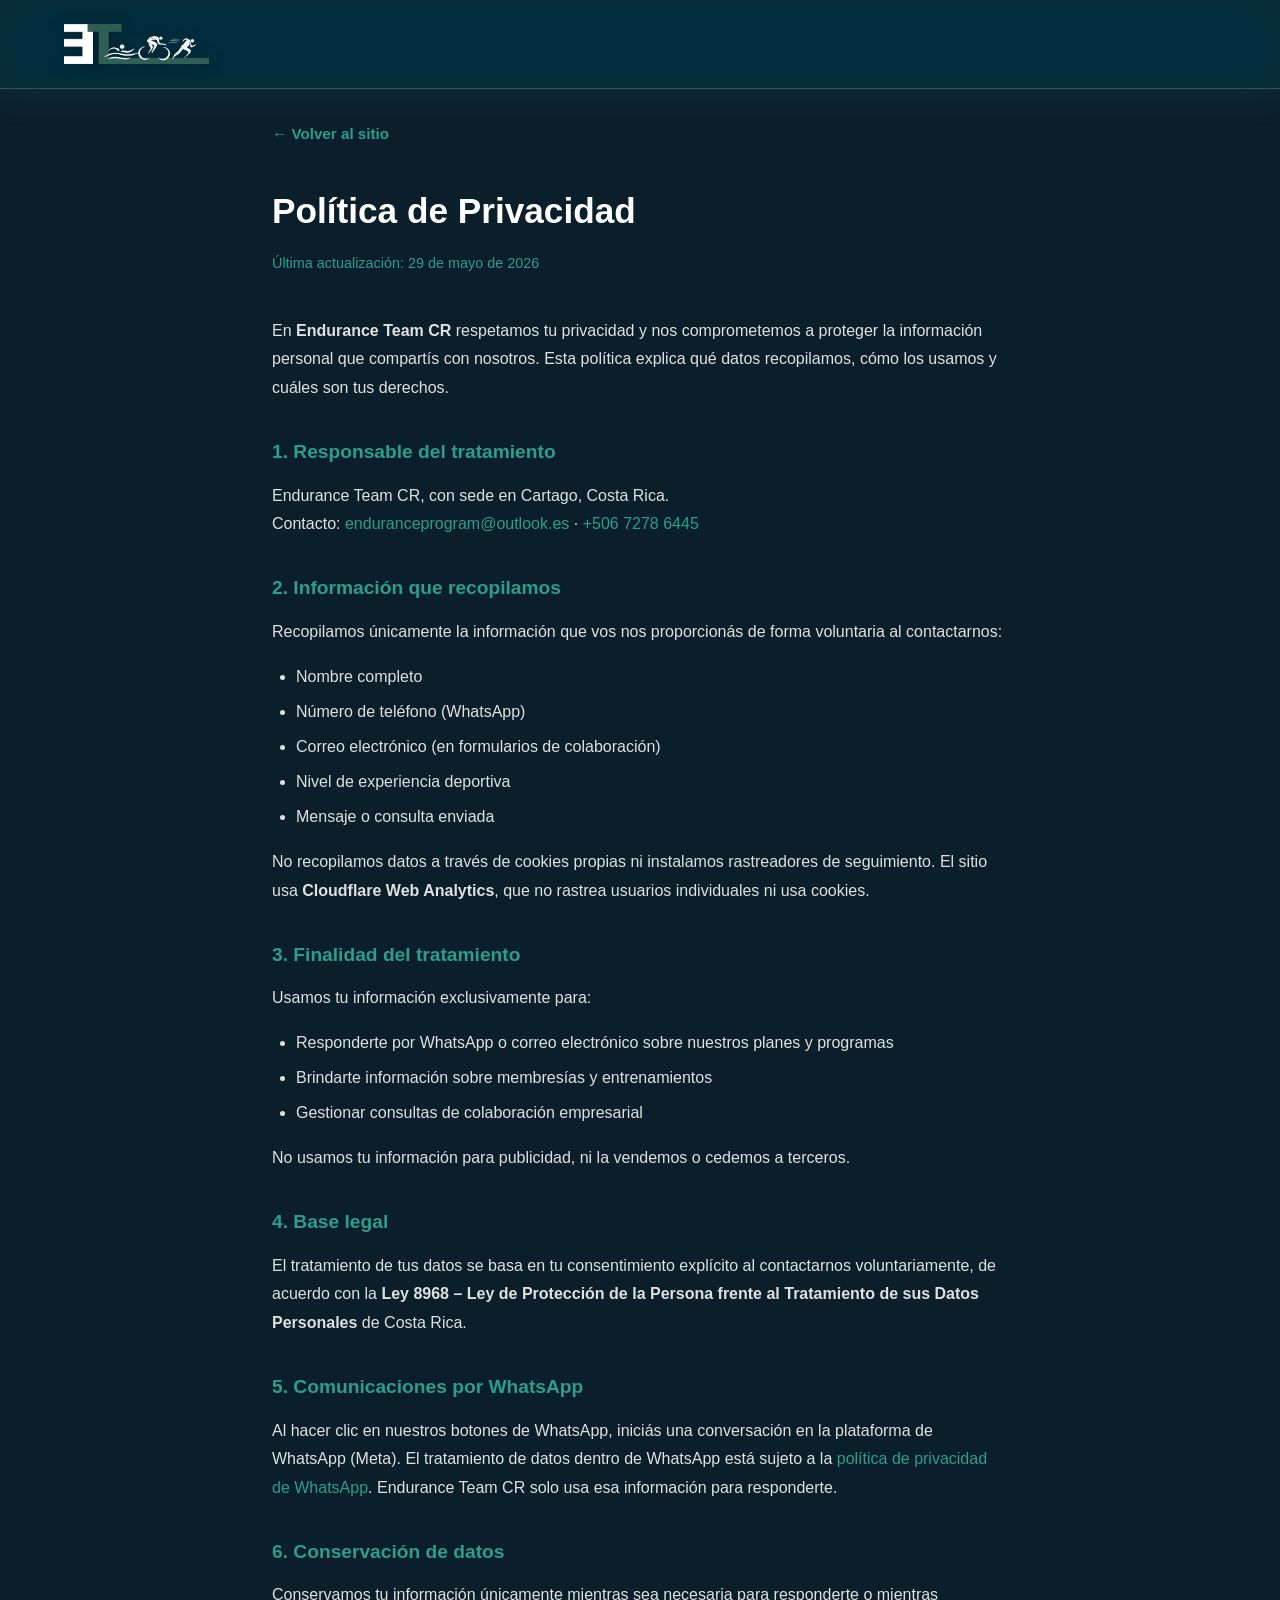
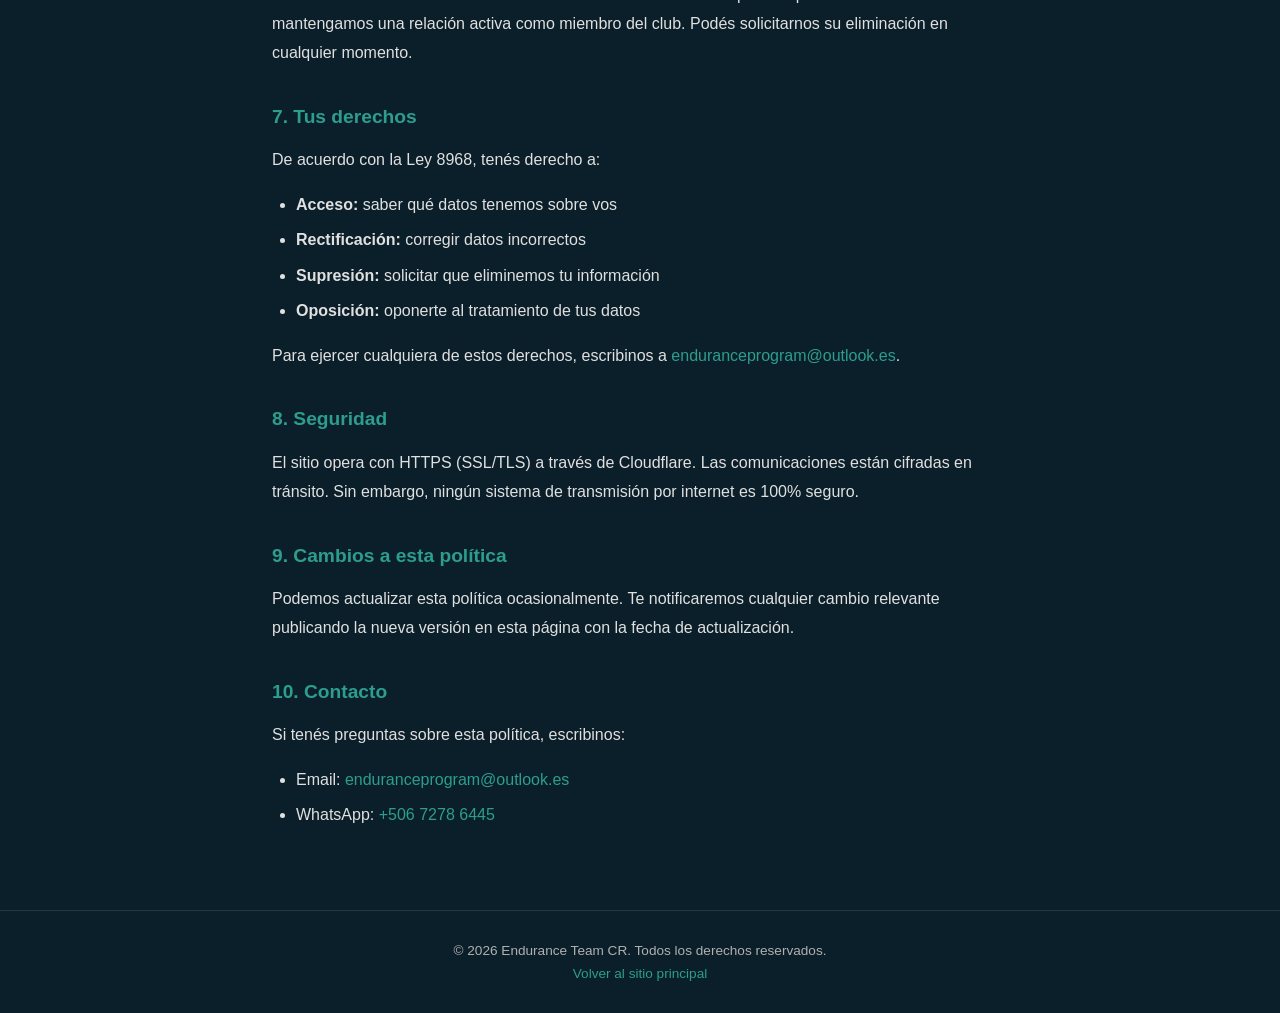
<file: privacidad.html>
<!DOCTYPE html>
<html lang="es">
<head>
  <meta charset="UTF-8">
  <meta name="viewport" content="width=device-width, initial-scale=1.0">
  <title>Política de Privacidad | Endurance Team CR</title>
  <meta name="description" content="Política de privacidad de Endurance Team CR. Conocé cómo manejamos tu información personal.">
  <meta name="robots" content="noindex, follow">
  <link rel="canonical" href="https://enduranceteamcr.com/privacidad.html">
  <link rel="icon" type="image/x-icon" href="/img/favicon.ico">
  <link rel="stylesheet" href="css/styles.css">
  <style>
    .privacy-page {
      max-width: 800px;
      margin: 0 auto;
      padding: 120px 2rem 4rem;
      color: #e0e0e0;
      line-height: 1.8;
    }
    .privacy-page h1 {
      font-size: 2.2rem;
      font-weight: 700;
      color: #ffffff;
      margin-bottom: 0.5rem;
    }
    .privacy-page .updated {
      color: #2D9D8D;
      font-size: 0.9rem;
      margin-bottom: 2.5rem;
    }
    .privacy-page h2 {
      font-size: 1.2rem;
      font-weight: 600;
      color: #2D9D8D;
      margin: 2rem 0 0.75rem;
    }
    .privacy-page p {
      margin-bottom: 1rem;
    }
    .privacy-page ul {
      padding-left: 1.5rem;
      margin-bottom: 1rem;
    }
    .privacy-page ul li {
      margin-bottom: 0.4rem;
    }
    .privacy-page a {
      color: #2D9D8D;
      text-decoration: none;
    }
    .privacy-page a:hover {
      text-decoration: underline;
    }
    .privacy-back {
      display: inline-flex;
      align-items: center;
      gap: 0.5rem;
      color: #2D9D8D;
      text-decoration: none;
      font-weight: 600;
      margin-bottom: 2rem;
      font-size: 0.95rem;
    }
    .privacy-back:hover { text-decoration: underline; }
  </style>
</head>
<body>

<header class="navbar scrolled">
  <div class="logo">
    <a href="index.html"><img src="img/logo2.png" alt="Endurance Team CR - Club de running y triatlón en Costa Rica" style="height:40px;"></a>
  </div>
</header>

<main class="privacy-page">
  <a href="index.html" class="privacy-back">← Volver al sitio</a>

  <h1>Política de Privacidad</h1>
  <p class="updated">Última actualización: 29 de mayo de 2026</p>

  <p>En <strong>Endurance Team CR</strong> respetamos tu privacidad y nos comprometemos a proteger la información personal que compartís con nosotros. Esta política explica qué datos recopilamos, cómo los usamos y cuáles son tus derechos.</p>

  <h2>1. Responsable del tratamiento</h2>
  <p>Endurance Team CR, con sede en Cartago, Costa Rica.<br>
  Contacto: <a href="mailto:enduranceprogram@outlook.es">enduranceprogram@outlook.es</a> · <a href="https://wa.me/50672786445">+506 7278 6445</a></p>

  <h2>2. Información que recopilamos</h2>
  <p>Recopilamos únicamente la información que vos nos proporcionás de forma voluntaria al contactarnos:</p>
  <ul>
    <li>Nombre completo</li>
    <li>Número de teléfono (WhatsApp)</li>
    <li>Correo electrónico (en formularios de colaboración)</li>
    <li>Nivel de experiencia deportiva</li>
    <li>Mensaje o consulta enviada</li>
  </ul>
  <p>No recopilamos datos a través de cookies propias ni instalamos rastreadores de seguimiento. El sitio usa <strong>Cloudflare Web Analytics</strong>, que no rastrea usuarios individuales ni usa cookies.</p>

  <h2>3. Finalidad del tratamiento</h2>
  <p>Usamos tu información exclusivamente para:</p>
  <ul>
    <li>Responderte por WhatsApp o correo electrónico sobre nuestros planes y programas</li>
    <li>Brindarte información sobre membresías y entrenamientos</li>
    <li>Gestionar consultas de colaboración empresarial</li>
  </ul>
  <p>No usamos tu información para publicidad, ni la vendemos o cedemos a terceros.</p>

  <h2>4. Base legal</h2>
  <p>El tratamiento de tus datos se basa en tu consentimiento explícito al contactarnos voluntariamente, de acuerdo con la <strong>Ley 8968 – Ley de Protección de la Persona frente al Tratamiento de sus Datos Personales</strong> de Costa Rica.</p>

  <h2>5. Comunicaciones por WhatsApp</h2>
  <p>Al hacer clic en nuestros botones de WhatsApp, iniciás una conversación en la plataforma de WhatsApp (Meta). El tratamiento de datos dentro de WhatsApp está sujeto a la <a href="https://www.whatsapp.com/legal/privacy-policy" target="_blank" rel="noopener">política de privacidad de WhatsApp</a>. Endurance Team CR solo usa esa información para responderte.</p>

  <h2>6. Conservación de datos</h2>
  <p>Conservamos tu información únicamente mientras sea necesaria para responderte o mientras mantengamos una relación activa como miembro del club. Podés solicitarnos su eliminación en cualquier momento.</p>

  <h2>7. Tus derechos</h2>
  <p>De acuerdo con la Ley 8968, tenés derecho a:</p>
  <ul>
    <li><strong>Acceso:</strong> saber qué datos tenemos sobre vos</li>
    <li><strong>Rectificación:</strong> corregir datos incorrectos</li>
    <li><strong>Supresión:</strong> solicitar que eliminemos tu información</li>
    <li><strong>Oposición:</strong> oponerte al tratamiento de tus datos</li>
  </ul>
  <p>Para ejercer cualquiera de estos derechos, escribinos a <a href="mailto:enduranceprogram@outlook.es">enduranceprogram@outlook.es</a>.</p>

  <h2>8. Seguridad</h2>
  <p>El sitio opera con HTTPS (SSL/TLS) a través de Cloudflare. Las comunicaciones están cifradas en tránsito. Sin embargo, ningún sistema de transmisión por internet es 100% seguro.</p>

  <h2>9. Cambios a esta política</h2>
  <p>Podemos actualizar esta política ocasionalmente. Te notificaremos cualquier cambio relevante publicando la nueva versión en esta página con la fecha de actualización.</p>

  <h2>10. Contacto</h2>
  <p>Si tenés preguntas sobre esta política, escribinos:</p>
  <ul>
    <li>Email: <a href="mailto:enduranceprogram@outlook.es">enduranceprogram@outlook.es</a></li>
    <li>WhatsApp: <a href="https://wa.me/50672786445">+506 7278 6445</a></li>
  </ul>
</main>

<footer style="text-align:center; padding: 2rem; border-top: 1px solid rgba(255,255,255,0.1); color: #b0b0b0; font-size: 0.85rem;">
  <p>© 2026 Endurance Team CR. Todos los derechos reservados.</p>
  <p style="margin-top:0.5rem;"><a href="index.html" style="color:#2D9D8D; text-decoration:none;">Volver al sitio principal</a></p>
</footer>

</body>
</html>
</file>
<file: css/styles.css>
/* ===== RESET ===== */
* { margin: 0; padding: 0; box-sizing: border-box; }
body {
  font-family: 'Poppins', sans-serif;
  color: #fff;
  background-color: #0b1f2a;
  scroll-behavior: smooth;
}
html {
  scroll-behavior: smooth;
}

/* ===== NAVBAR ===== */
.navbar {
  position: fixed;
  top: 0;
  width: 100%;
  display: flex;
  justify-content: space-between;
  align-items: center;
  padding: 1.5rem 4rem;
  z-index: 1000;
  transition: background 0.3s ease, backdrop-filter 0.3s ease, box-shadow 0.3s ease, top 0.3s ease;
}

.navbar.scrolled {
  background: rgba(10, 134, 132, 0.12);
  backdrop-filter: blur(25px) saturate(180%);
  box-shadow: 0 8px 32px rgba(10, 134, 132, 0.15);
  border-bottom: 1px solid rgba(255, 255, 255, 0.18);
}

.navbar.on-teal {
  background: rgba(0, 0, 0, 0.25);
  backdrop-filter: blur(20px);
}

.navbar.on-teal a,
.navbar.on-teal .btn-contacto {
  text-shadow: 0 1px 4px rgba(0, 0, 0, 0.6);
}

/* ===== BARRA DE PROGRESO DE SCROLL ===== */
.scroll-progress {
  position: absolute;
  left: 0;
  bottom: 0;
  height: 2.5px;
  width: 0%;
  background: linear-gradient(90deg, #0a8684, #5dd9c9);
  transition: width 0.1s linear;
}

/* ===== BOTÓN VOLVER ARRIBA ===== */
.back-to-top {
  position: fixed;
  right: 1.5rem;
  bottom: 1.5rem;
  width: 46px;
  height: 46px;
  border-radius: 50%;
  background: #0a8684;
  color: #fff;
  border: none;
  display: flex;
  align-items: center;
  justify-content: center;
  cursor: pointer;
  z-index: 900;
  opacity: 0;
  visibility: hidden;
  transform: translateY(10px);
  box-shadow: 0 6px 20px rgba(0, 0, 0, 0.3);
  transition: opacity 0.25s ease, transform 0.25s ease, visibility 0.25s, background 0.2s ease;
}

.back-to-top.visible {
  opacity: 1;
  visibility: visible;
  transform: translateY(0);
}

.back-to-top:hover {
  background: #08706e;
}

.logo {
  display: flex;
  align-items: center;
  gap: 0.5rem;
  font-weight: 700;
  font-size: 1.2rem;
  color: #fff;
  flex-shrink: 0;
  min-width: 150px;
}

.logo img {
  height: 35px;
  width: auto;
  display: block;
  filter: drop-shadow(0 2px 8px rgba(0, 0, 0, 0.3));
}

.logo span span {
  color: #0a8684;
}

.navbar nav {
  position: absolute;
  left: 50%;
  transform: translateX(-50%);
}

.navbar ul {
  display: flex;
  list-style: none;
  gap: 2.5rem;
}

.navbar a {
  color: #fff;
  text-decoration: none;
  font-weight: 500;
  transition: color 0.3s;
}

.navbar a.menu-link {
  position: relative;
  padding-bottom: 4px;
}

.navbar a.menu-link::after {
  content: '';
  position: absolute;
  left: 0;
  bottom: 0;
  width: 0%;
  height: 2px;
  background: #5dd9c9;
  transition: width 0.25s ease;
}

.navbar a.menu-link:hover,
.navbar a.menu-link.active {
  color: #0a8684;
}

.navbar.on-teal a.menu-link:hover,
.navbar.on-teal a.menu-link.active {
  color: #5dd9c9;
}

.navbar a.menu-link:hover::after,
.navbar a.menu-link.active::after {
  width: 100%;
}

.navbar a.menu-cta.active {
  background: #08706e;
  color: #fff;
}

/* El "Contáctanos" dentro del menú es solo para móvil (ver #btnContacto para escritorio);
   sin esto, siempre se renderizó también en escritorio y con "Tienda" quedó pegado al botón real. */
@media (min-width: 769px) {
  .menu-cta-item {
    display: none;
  }
}

.btn-contacto {
  background: #0a8684;
  padding: 0.5rem 1rem;
  border-radius: 8px;
  color: #fff;
  font-weight: 600;
  text-decoration: none;
  transition: background 0.25s ease, transform 0.2s ease, box-shadow 0.2s ease;
  flex-shrink: 0;
  min-width: 150px;
  text-align: center;
  box-shadow: 0 4px 15px rgba(10, 134, 132, 0.3);
}

#btnContacto:hover {
  background: #08706e;
  color: #fff;
  transform: translateY(-3px);
  box-shadow: 0 8px 22px rgba(10, 134, 132, 0.45);
}

.menu-toggle {
  display: none;
  font-size: 1.6rem;
  background: none;
  border: none;
  color: white;
  filter: drop-shadow(0 2px 8px rgba(0, 0, 0, 0.5));
}

/* ===== HERO ===== */
.hero {
  height: 100vh;
  height: 100dvh;
  background: url('../img/Fondo.webp') no-repeat center top/cover;
  position: relative;
  display: flex;
  align-items: flex-end;
  justify-content: flex-start;
  text-align: left;
  padding-bottom: max(5vw, env(safe-area-inset-bottom));
}

.overlay {
  position: absolute;
  inset: 0;
  background:
    linear-gradient(180deg, rgba(5,15,15,0.5) 0%, rgba(5,15,15,0.15) 20%, rgba(0,0,0,0) 22%, rgba(5,15,15,0.78) 100%),
    linear-gradient(90deg, rgba(5,15,15,0.7) 0%, rgba(5,15,15,0.35) 42%, rgba(5,15,15,0) 68%);
}

.hero-content {
  position: relative;
  z-index: 2;
  max-width: 760px;
  margin-left: 6vw;
  padding: 2rem 0;
}

/* OPCIÓN 1: logo montado sobre la foto */
.hero-race-photo-promo {
  position: absolute;
  top: 110px;
  right: 4vw;
  z-index: 2;
  display: block;
  width: 280px;
  text-decoration: none;
  text-align: right;
}

.hero-race-photo-logo {
  width: 100%;
  height: auto;
  display: block;
  filter: drop-shadow(0 4px 16px rgba(0, 0, 0, 0.5));
}

.hero-race-photo-date {
  margin-top: 0.5rem;
  font-family: 'Fraunces', serif;
  font-size: 1.1rem;
  color: #fdfaf3;
  text-shadow: 0 2px 8px rgba(0, 0, 0, 0.6);
}

.hero-race-photo-link {
  text-decoration: underline;
  text-underline-offset: 2px;
  color: #5dd9c9;
  font-weight: 600;
}

/* OPCIÓN 2: logo en tarjeta junto al texto */
.hero-race-card {
  position: relative;
  display: inline-flex;
  align-items: center;
  gap: 0.9rem;
  background: rgba(0, 0, 0, 0.35);
  border: 1px solid rgba(255, 255, 255, 0.15);
  backdrop-filter: blur(8px);
  border-radius: 14px;
  padding: 0.6rem 1.1rem;
  margin-bottom: 1.3rem;
  text-decoration: none;
  transition: background 0.2s ease, border-color 0.2s ease;
}

.hero-race-card:hover {
  background: rgba(0, 0, 0, 0.5);
  border-color: rgba(255, 255, 255, 0.3);
}

.hero-race-card::after {
  content: '';
  position: absolute;
  inset: 0;
  border-radius: 14px;
  box-shadow: 0 0 0 0 rgba(93, 217, 201, 0.45);
  animation: heroRaceCardPulse 2.4s ease-out infinite;
  pointer-events: none;
}

@keyframes heroRaceCardPulse {
  0% {
    box-shadow: 0 0 0 0 rgba(93, 217, 201, 0.45);
  }
  70% {
    box-shadow: 0 0 0 4px rgba(93, 217, 201, 0);
  }
  100% {
    box-shadow: 0 0 0 0 rgba(93, 217, 201, 0);
  }
}

@media (prefers-reduced-motion: reduce) {
  .hero-race-card::after {
    animation: none;
  }
}

.hero-race-card-logo {
  width: 90px;
  height: auto;
  display: block;
}

.hero-race-card-info {
  display: flex;
  flex-direction: column;
  gap: 0.15rem;
}

.hero-race-card-date {
  font-size: 0.75rem;
  font-weight: 600;
  color: #fdfaf3;
}

.hero-race-card-link {
  font-size: 0.75rem;
  font-weight: 600;
  color: #5dd9c9;
}

/* OPCIÓN 3: sticker flotante en la esquina */
.hero-race-sticker {
  position: absolute;
  top: 110px;
  right: 4vw;
  z-index: 2;
  width: 160px;
  display: flex;
  flex-direction: column;
  align-items: center;
  gap: 0.3rem;
  background: rgba(10, 20, 20, 0.55);
  border: 1px solid rgba(255, 255, 255, 0.2);
  backdrop-filter: blur(8px);
  border-radius: 16px;
  padding: 1rem 0.8rem;
  text-align: center;
  text-decoration: none;
  transition: transform 0.2s ease, background 0.2s ease;
}

.hero-race-sticker:hover {
  transform: translateY(-3px);
  background: rgba(10, 20, 20, 0.7);
}

.hero-race-sticker-logo {
  width: 100%;
  height: auto;
  display: block;
}

.hero-race-sticker-date {
  font-size: 0.8rem;
  font-weight: 700;
  color: #fdfaf3;
}

.hero-race-sticker-link {
  font-size: 0.7rem;
  font-weight: 600;
  color: #5dd9c9;
}

.hero-kicker {
  font-family: 'Poppins', sans-serif;
  font-size: 0.8rem;
  font-weight: 600;
  letter-spacing: 0.12em;
  text-transform: uppercase;
  color: #5dd9c9;
  margin: 0 0 0.6rem;
}

.hero-headline {
  font-family: 'Fraunces', serif;
  font-weight: 700;
  font-size: 4rem;
  line-height: 0.98;
  color: #fdfaf3;
  text-transform: uppercase;
  margin: 0;
}

.hero-headline-italic {
  display: block;
  font-style: italic;
  font-weight: 500;
  text-transform: none;
  font-size: 0.85em;
  color: #fdfaf3;
  margin: 0.05em 0;
}

.hero-subtext {
  margin: 1.2rem 0 0;
  font-size: 0.95rem;
  color: #e8e4d8;
  line-height: 1.6;
  max-width: 520px;
}

.hero-buttons {
  display: flex;
  gap: 0.8rem;
  margin-top: 1.5rem;
}

.hero-scroll-cue {
  position: absolute;
  bottom: 1.5rem;
  left: 50%;
  transform: translateX(-50%);
  z-index: 2;
  display: flex;
  flex-direction: column;
  align-items: center;
  gap: 0.4rem;
  color: #fff;
  opacity: 0.85;
}

.hero-scroll-cue span {
  font-family: 'Poppins', sans-serif;
  font-size: 0.7rem;
  letter-spacing: 0.1em;
  text-transform: uppercase;
}

.hero-scroll-cue svg {
  animation: scrollBounce 1.8s ease-in-out infinite;
}

@keyframes scrollBounce {
  0%, 100% { transform: translateY(0); }
  50% { transform: translateY(8px); }
}

.btn-primary {
  background: #0a8684;
  color: #fff;
  padding: 0.9rem 1.6rem;
  border-radius: 999px;
  text-decoration: none;
  font-weight: 600;
  font-size: 0.8rem;
  letter-spacing: 0.05em;
  text-transform: uppercase;
  transition: background 0.25s ease, transform 0.2s ease, box-shadow 0.2s ease;
}

.btn-primary:hover {
  background: #08706e;
  transform: translateY(-3px);
  box-shadow: 0 8px 22px rgba(10, 134, 132, 0.45);
}

.btn-secondary {
  border: 1.5px solid rgba(255, 255, 255, 0.6);
  color: #fff;
  padding: 0.9rem 1.6rem;
  border-radius: 999px;
  text-decoration: none;
  font-weight: 600;
  font-size: 0.8rem;
  letter-spacing: 0.05em;
  text-transform: uppercase;
  transition: background 0.25s ease, border-color 0.25s ease, transform 0.2s ease;
}

.btn-secondary:hover {
  background: rgba(255, 255, 255, 0.1);
  border-color: #fff;
  transform: translateY(-3px);
}

.fade-up {
  opacity: 0;
  transform: translateY(15px);
  animation: fadeInUp 1s ease-out forwards;
}

@keyframes fadeInUp {
  to {
    opacity: 1;
    transform: translateY(0);
  }
}

/* ===== SECCIÓN DE ESTADÍSTICAS ===== */
.stats-section {
  background-color: #1a1a1a;
  padding: 3.5rem 2rem;
  text-align: center;
}

.stats-container {
  display: flex;
  justify-content: center;
  align-items: center;
  gap: 4rem;
  max-width: 1200px;
  margin: 0 auto 3rem;
  flex-wrap: wrap;
}

.stat-item {
  text-align: center;
}

.stat-number {
  display: block;
  font-size: 3rem;
  font-weight: 800;
  color: #0a8684;
  margin: 0;
  line-height: 1;
}

.stat-number::after {
  content: '+';
}

.stat-label {
  font-size: 1rem;
  color: #fff;
  margin-top: 0.5rem;
  font-weight: 400;
}

.stats-description {
  max-width: 800px;
  margin: 0 auto;
  color: #ccc;
  font-size: 1rem;
  line-height: 1.6;
}

/* ===== SECCIÓN SOBRE NOSOTROS ===== */
.about-section {
  background: linear-gradient(180deg, #0d7b7a 0%, #0a8684 100%);
  padding: 3.5rem 2rem;
  color: #fff;
}

.about-container {
  max-width: 1200px;
  margin: 0 auto;
}

.about-header {
  text-align: center;
  margin-bottom: 4rem;
}

.about-subtitle {
  font-size: 0.9rem;
  font-weight: 500;
  letter-spacing: 2px;
  color: #fff;
  margin-bottom: 1rem;
}

.about-title {
  font-size: 2.8rem;
  font-weight: 800;
  margin-bottom: 1.5rem;
  line-height: 1.2;
}

.about-description {
  font-size: 1.1rem;
  color: #e0f2f1;
  max-width: 700px;
  margin: 0 auto;
  line-height: 1.6;
}

.about-content {
  display: grid;
  grid-template-columns: 1fr 1fr;
  gap: 2rem;
  align-items: center;
}

.about-image {
  width: 100%;
}

.about-image img {
  width: 100%;
  height: 380px;
  object-fit: cover;
  object-position: center 30%;
  border-radius: 15px;
  box-shadow: 0 20px 60px rgba(0, 0, 0, 0.3);
}

.about-cards {
  display: flex;
  flex-direction: column;
  gap: 1.5rem;
}

.about-card {
  background: rgba(13, 123, 122, 0.5);
  backdrop-filter: blur(10px);
  padding: 2rem;
  border-radius: 15px;
  border: 1px solid rgba(255, 255, 255, 0.1);
  transition: transform 0.3s ease, box-shadow 0.3s ease;
  box-shadow: 0 10px 30px rgba(0, 0, 0, 0.2);
}

.about-card:hover {
  transform: translateY(-5px);
}

.card-header {
  display: flex;
  align-items: center;
  gap: 1rem;
  margin-bottom: 1.5rem;
}

.card-icon {
  width: 50px;
  height: 50px;
  min-width: 50px;
  background: rgba(255, 255, 255, 0.2);
  border-radius: 8px;
  display: flex;
  align-items: center;
  justify-content: center;
}

.card-icon svg {
  color: #fff;
}

.card-title {
  font-size: 1.5rem;
  font-weight: 700;
  margin: 0;
}

.card-text {
  font-size: 0.95rem;
  line-height: 1.7;
  color: #e0f2f1;
  margin: 0;
}

/* ===== SECCIÓN DE BENEFICIOS ===== */
.benefits-section {
  background-color: #1a1a1a;
  padding: 3.5rem 2rem;
  color: #fff;
}

.benefits-container {
  max-width: 1200px;
  margin: 0 auto;
  text-align: center;
}

.benefits-subtitle {
  font-size: 0.9rem;
  font-weight: 600;
  letter-spacing: 2px;
  color: #0a8684;
  margin-bottom: 1rem;
}

.benefits-title {
  font-size: 2.8rem;
  font-weight: 800;
  margin-bottom: 4rem;
  line-height: 1.2;
}

.benefits-track {
  display: grid;
  grid-template-columns: repeat(2, 1fr);
  gap: 2rem;
}

.benefit-slide {
  background: linear-gradient(135deg, rgba(13, 59, 58, 0.8) 0%, rgba(10, 25, 25, 0.9) 100%);
  border: 1px solid rgba(10, 134, 132, 0.3);
  border-top: 3px solid rgba(10, 134, 132, 0.3);
  border-radius: 15px;
  padding: 2.5rem;
  text-align: left;
  position: relative;
  transition: transform 0.3s ease, border-color 0.3s ease;
}

.benefit-slide:hover {
  transform: translateY(-5px);
  border-color: rgba(10, 134, 132, 0.6);
  background: linear-gradient(135deg, rgba(22, 99, 97, 0.8) 0%, rgba(10, 25, 25, 0.9) 100%);
}

.benefit-slide-icon {
  width: 50px;
  height: 50px;
  background: rgba(10, 134, 132, 0.2);
  border-radius: 8px;
  display: flex;
  align-items: center;
  justify-content: center;
  margin-bottom: 1.5rem;
  transition: all 0.3s ease;
}

.benefit-slide-icon svg {
  color: #0a8684;
  transition: color 0.3s ease;
}

.benefit-slide:hover .benefit-slide-icon {
  background: #0a8684;
  transform: scale(1.1);
}

.benefit-slide:hover .benefit-slide-icon svg {
  color: #fff;
}

.benefit-slide-badge {
  position: absolute;
  top: 2rem;
  right: 2rem;
  font-size: 5rem;
  font-weight: 900;
  color: rgba(10, 134, 132, 0.1);
  line-height: 1;
}

.benefit-slide-title {
  font-size: 1.4rem;
  font-weight: 700;
  margin-bottom: 1rem;
  color: #fff;
}

.benefit-slide-text {
  font-size: 0.95rem;
  line-height: 1.7;
  color: #b0b0b0;
  margin: 0;
}

/* ===== SECCIÓN DE EQUIPO ===== */
.team-section {
  background: linear-gradient(180deg, #0d7b7a 0%, #0a8684 100%);
  padding: 3.5rem 2rem;
  color: #fff;
}

.team-container {
  max-width: 1200px;
  margin: 0 auto;
  text-align: center;
}

.team-subtitle {
  font-size: 0.9rem;
  font-weight: 600;
  letter-spacing: 2px;
  color: #fff;
  margin-bottom: 1rem;
}

.team-title {
  font-size: 2.8rem;
  font-weight: 800;
  margin-bottom: 4rem;
  line-height: 1.2;
}

.team-grid {
  display: grid;
  grid-template-columns: repeat(auto-fit, minmax(280px, 380px));
  justify-content: center;
  gap: 2rem;
  margin-bottom: 3rem;
}

.team-card {
  position: relative;
  overflow: hidden;
  border-radius: 20px;
  cursor: pointer;
  transition: transform 0.3s ease;
}

.team-card:hover {
  transform: translateY(-10px);
}

.team-image {
  position: relative;
  width: 100%;
  height: 350px;
  overflow: hidden;
  border-radius: 20px;
}

.team-image img {
  width: 100%;
  height: 100%;
  object-fit: cover;
  transition: transform 0.3s ease;
}

.team-card:hover .team-image img {
  transform: scale(1.1);
}

.team-overlay {
  position: absolute;
  bottom: 0;
  left: 0;
  right: 0;
  background: linear-gradient(to top, rgba(0, 0, 0, 0.9) 0%, rgba(0, 0, 0, 0.6) 60%, transparent 100%);
  padding: 2rem 1.5rem 1.5rem;
  text-align: left;
}

.team-name {
  font-size: 1.3rem;
  font-weight: 700;
  margin-bottom: 0.3rem;
  color: #fff;
}

.team-role {
  font-size: 0.9rem;
  color: #b0b0b0;
  margin: 0;
}

.team-hover-overlay {
  position: absolute;
  top: 0;
  left: 0;
  right: 0;
  bottom: 0;
  background: rgba(10, 134, 132, 0.9);
  display: flex;
  align-items: center;
  justify-content: center;
  opacity: 0;
  transition: opacity 0.3s ease;
  border-radius: 20px;
}

.team-card:hover .team-hover-overlay {
  opacity: 1;
}

.view-profile {
  color: #fff;
  font-size: 1.1rem;
  font-weight: 600;
  padding: 0.8rem 1.5rem;
  border: 2px solid #fff;
  border-radius: 25px;
  transition: all 0.3s ease;
}

.view-profile:hover {
  background: #fff;
  color: #0a8684;
}

@media (min-width: 769px) {
  .programs-scroll-indicators,
  .programs-scroll-hint,
  .pricing-scroll-hint,
  .pricing-scroll-indicators,
  .team-scroll-indicators,
  .benefits-hint,
  .team-scroll-hint,
  .footer-whatsapp-cta {
    display: none;
  }
}

/* ===== MODAL ===== */
.trainer-modal {
  display: none;
  position: fixed;
  z-index: 9999;
  left: 0;
  top: 0;
  width: 100%;
  height: 100%;
  background-color: rgba(0, 0, 0, 0.8);
  overflow-y: auto;
  animation: fadeInModal 0.3s ease;
}

@keyframes fadeInModal {
  from { opacity: 0; }
  to   { opacity: 1; }
}

.trainer-modal.active {
  display: flex;
  align-items: center;
  justify-content: center;
  padding: 2rem;
}

.whatsapp-modal-content {
  background: linear-gradient(135deg, #0d3b3a 0%, #0a1919 100%);
  border: 1px solid rgba(10, 134, 132, 0.4);
  border-radius: 20px;
  max-width: 360px;
  width: 100%;
  padding: 2.5rem 2rem;
  text-align: center;
  position: relative;
  animation: slideUp 0.3s ease;
}

.whatsapp-modal-title {
  font-size: 1.2rem;
  font-weight: 60;
  color: #fff;
  margin-bottom: 1.5rem;
  padding-right: 2.5rem;
  text-align: left;
}

.whatsapp-qr-code {
  display: inline-flex;
  background: #fff;
  padding: 1rem;
  border-radius: 12px;
  margin: 0 auto 1.2rem;
}

.whatsapp-modal-or {
  color: #b0b0b0;
  font-size: 0.85rem;
  margin-bottom: 0.8rem;
}

.whatsapp-modal-webbtn {
  display: inline-block;
  background: #0a8684;
  color: #fff;
  padding: 0.8rem 1.5rem;
  border-radius: 8px;
  text-decoration: none;
  font-weight: 600;
  font-size: 0.9rem;
  transition: background 0.25s ease, transform 0.2s ease;
}

.whatsapp-modal-webbtn:hover {
  background: #08706e;
  transform: translateY(-2px);
}

.sr-only {
  position: absolute;
  width: 1px;
  height: 1px;
  padding: 0;
  margin: -1px;
  overflow: hidden;
  clip: rect(0, 0, 0, 0);
  white-space: nowrap;
  border: 0;
}

/* ===== MODAL: PAQUETE GRAN MARATÓN =====
   Reutiliza el estilo del welcome-modal (comentado más arriba): overlay oscuro,
   botón de cerrar flotando afuera de la imagen, imagen con esquinas redondeadas
   y sombra. Este modal se centra siempre (a diferencia de los modales de coach,
   que en mobile usan un patrón "bottom sheet" pegado abajo). */
#modal-gran-maraton-paquete.active {
  align-items: center;
  padding: 1rem;
}

#modal-gran-maraton-paquete .welcome-modal-content {
  flex-direction: column;
}

.package-modal-whatsapp-float {
  margin-top: 1.1rem;
  display: inline-flex;
  align-items: center;
  gap: 0.6rem;
  background: #0a8684;
  color: #fff;
  padding: 0.8rem 1.6rem;
  border-radius: 999px;
  text-decoration: none;
  font-weight: 700;
  font-size: 0.9rem;
  white-space: nowrap;
  box-shadow: 0 6px 18px rgba(0, 0, 0, 0.35);
  transition: background 0.25s ease, transform 0.2s ease;
}

.package-modal-whatsapp-float:hover {
  background: #08706e;
  transform: translateY(-3px);
}

@media (max-width: 480px) {
  .package-modal-whatsapp-float {
    padding: 0.7rem 1.2rem;
    font-size: 0.82rem;
  }
}

.modal-content {
  background: #fff;
  border-radius: 20px;
  max-width: 800px;
  width: 100%;
  position: relative;
  animation: slideUp 0.3s ease;
  max-height: 90vh;
  overflow-y: auto;
}

@keyframes slideUp {
  from {
    transform: translateY(50px);
    opacity: 0;
  }
  to {
    transform: translateY(0);
    opacity: 1;
  }
}

.modal-close {
  position: absolute;
  top: 1.5rem;
  right: 1.5rem;
  background: rgba(0, 0, 0, 0.5);
  color: #fff;
  border: none;
  width: 44px;
  height: 44px;
  border-radius: 50%;
  font-size: 1.5rem;
  cursor: pointer;
  transition: all 0.3s ease;
  z-index: 10;
  display: flex;
  align-items: center;
  justify-content: center;
}

.modal-close:hover {
  background: #0a8684;
  transform: rotate(90deg);
}

.modal-header {
  background: linear-gradient(135deg, #0d7b7a 0%, #0a8684 100%);
  padding: 3rem 2.5rem 2rem;
  display: flex;
  gap: 2rem;
  align-items: center;
  border-radius: 20px 20px 0 0;
  color: #fff;
}

.modal-photo {
  width: 150px;
  height: 150px;
  border-radius: 50%;
  object-fit: cover;
  border: 5px solid rgba(255, 255, 255, 0.3);
}

.modal-info h2 {
  font-size: 2rem;
  margin-bottom: 0.5rem;
}

.modal-role {
  font-size: 1.1rem;
  color: #e0f2f1;
  margin-bottom: 1rem;
}

.modal-experience {
  display: flex;
  gap: 1.5rem;
  flex-wrap: wrap;
}

.modal-experience span {
  font-size: 0.95rem;
  background: rgba(255, 255, 255, 0.2);
  padding: 0.5rem 1rem;
  border-radius: 20px;
}

.modal-body {
  padding: 2.5rem;
  color: #333;
}

.modal-desktop-content {
  display: block;
}

.modal-mobile-content {
  display: none;
}

.modal-section {
  margin-bottom: 2.5rem;
}

.modal-section h3 {
  font-size: 1.4rem;
  color: #0a8684;
  margin-bottom: 1rem;
  font-weight: 700;
}

.modal-section p {
  line-height: 1.8;
  color: #555;
  margin-bottom: 1rem;
}

.modal-section ul {
  list-style: none;
  padding: 0;
}

.modal-section ul li {
  padding: 0.5rem 0;
  color: #555;
  position: relative;
  padding-left: 1.5rem;
}

.modal-section ul li:before {
  content: "✓";
  position: absolute;
  left: 0;
  color: #0a8684;
  font-weight: bold;
}

.specialty-tags {
  display: flex;
  flex-wrap: wrap;
  gap: 0.8rem;
}

.specialty-tags span {
  background: #e0f2f1;
  color: #0a8684;
  padding: 0.5rem 1rem;
  border-radius: 20px;
  font-size: 0.9rem;
  font-weight: 600;
}

.testimonial {
  background: #f5f5f5;
  padding: 1.5rem;
  border-radius: 10px;
  margin-bottom: 1rem;
  border-left: 4px solid #0a8684;
}

.testimonial p {
  font-style: italic;
  color: #333;
  margin-bottom: 0.5rem;
}

.testimonial span {
  color: #0a8684;
  font-weight: 600;
  font-size: 0.9rem;
}

.modal-actions {
  display: flex;
  gap: 1rem;
  justify-content: center;
  padding-top: 1rem;
}

.btn-modal-primary {
  background: #0a8684;
  color: #fff;
  padding: 0.9rem 2rem;
  border-radius: 8px;
  text-decoration: none;
  font-weight: 600;
  transition: all 0.3s ease;
}

.btn-modal-primary:hover {
  background: #08706e;
  transform: translateY(-2px);
  box-shadow: 0 5px 15px rgba(10, 134, 132, 0.3);
}

.btn-modal-secondary {
  background: transparent;
  color: #0a8684;
  padding: 0.9rem 2rem;
  border-radius: 8px;
  text-decoration: none;
  font-weight: 600;
  border: 2px solid #0a8684;
  transition: all 0.3s ease;
}

.btn-modal-secondary:hover {
  background: #0a8684;
  color: #fff;
}

/* ===== SECCIÓN DE PRECIOS ===== */

/* PLAN GOLD PREMIUM  */
.pricing-card.gold {
  position: relative;
  background: linear-gradient(135deg,
    rgba(255, 217, 0, 0.075) 0%,
    rgba(13, 59, 58, 0.9) 50%,
    rgba(10, 25, 25, 0.95) 100%);
  animation: goldBorderGlow 4s ease infinite;
}

@keyframes goldBorderGlow {
  0%, 100% { box-shadow: 0 0 0 2px rgba(255, 215, 0, 0.85), 0 10px 40px rgba(255, 215, 0, 0.12); }
  50%       { box-shadow: 0 0 0 2px rgba(255, 140, 0, 1),   0 15px 50px rgba(255, 140, 0, 0.22); }
}

/* Glow en hover */
.pricing-card.gold:hover {
    transform: translateY(-8px);
  box-shadow: 0 15px 50px rgba(10, 134, 132, 0.3);
}

/* Badge premium */
.premium-badge {
  position: absolute;
  top: -12px;
  right: 20px;
  background: linear-gradient(135deg, #FFD700, #FFA500);
  color: #000;
  padding: 0.4rem 1.2rem;
  border-radius: 20px;
  font-size: 0.75rem;
  font-weight: 800;
  box-shadow: 0 4px 15px rgba(255, 215, 0, 0.5);
  letter-spacing: 0.5px;
  display: flex;
  align-items: center;
  gap: 0.3rem;
}



.pricing-section {
  background-color: #1a1a1a;
  padding: 3.5rem 2rem;
  color: #fff;
}

.pricing-container {
  max-width: 1400px;
  margin: 0 auto;
  text-align: center;
}

.pricing-title {
  font-size: 2.8rem;
  font-weight: 800;
  margin-bottom: 1rem;
  line-height: 1.2;
}

.pricing-subtitle {
  font-size: 1.1rem;
  color: #b0b0b0;
  margin-bottom: 2rem;
}

/* Pricing Tabs */
.pricing-tabs {
  display: flex;
  justify-content: center;
  gap: 1rem;
  margin-bottom: 3rem;
  border-bottom: 1px solid #1f1f1f;
  padding-bottom: 0;
}

.pricing-tab-btn {
  background: transparent;
  border: none;
  color: #888;
  font-size: 1.1rem;
  font-weight: 600;
  padding: 1rem 2rem;
  cursor: pointer;
  position: relative;
  transition: all 0.3s ease;
  border-bottom: 3px solid transparent;
  margin-bottom: -2px;
  letter-spacing: 0.5px;
}

.pricing-tab-btn:hover {
  color: #14b8a6;
}

.pricing-tab-btn.active {
  color: #14b8a6;
  border-bottom-color: #14b8a6;
}

/* Tab Content */
.pricing-tab-content {
  display: none;
  animation: fadeIn 0.4s ease-in;
}

.pricing-tab-content.active {
  display: block;
}

@keyframes fadeIn {
  from {
    opacity: 0;
    transform: translateY(10px);
  }
  to {
    opacity: 1;
    transform: translateY(0);
  }
}

.pricing-grid {
  display: grid;
  grid-template-columns: repeat(4, 1fr);
  gap: 1.5rem;
  align-items: start;
}

.pricing-card {
  background: #252525;
  border: 1px solid #333;
  border-radius: 15px;
  padding: 2rem 1.5rem;
  text-align: left;
  transition: transform 0.3s ease, border-color 0.3s ease;
  position: relative;
  display: grid;
  grid-template-rows: auto auto auto auto 1fr;
}

.pricing-card:hover {
  transform: translateY(-8px);
  border-color: #0a8684;
  background: linear-gradient(135deg, #252525 0%, #2a2a2a 100%);
  box-shadow: 0 10px 40px rgba(10, 134, 132, 0.2);
}

.pricing-card.popular {
  border: 2px solid #0a8684;
  background: linear-gradient(135deg, rgba(13, 59, 58, 0.3) 0%, rgba(10, 25, 25, 0.4) 100%);
  transform: scale(1.05);
  box-shadow: 0 20px 60px rgba(10, 134, 132, 0.4);
  position: relative;
  z-index: 2;
}

.pricing-card.popular:hover {
  transform: scale(1.08);
  box-shadow: 0 25px 70px rgba(10, 134, 132, 0.6);
}

.popular-badge {
  position: absolute;
  top: -12px;
  left: 50%;
  transform: translateX(-50%);
  background: #0a8684;
  color: #fff;
  padding: 0.5rem 1.5rem;
  border-radius: 20px;
  font-size: 0.85rem;
  font-weight: 700;
  text-transform: uppercase;
  letter-spacing: 0.5px;
  box-shadow: 0 4px 15px rgba(10, 134, 132, 0.5);
}

.plan-header {
  min-height: 130px;
  margin-bottom: 1.5rem;
  display: flex;
  flex-direction: column;
  justify-content: flex-start;
}

.plan-name {
  font-size: 1.5rem;
  font-weight: 700;
  margin-bottom: 0.5rem;
  color: #fff;
}

.plan-description {
  font-size: 0.85rem;
  color: #aaa;
  line-height: 1.5;
}

.plan-price {
  height: 60px;
  margin-bottom: 1.5rem;
  display: flex;
  align-items: center;
}

.price {
  font-size: 2.5rem;
  font-weight: 600;
  color: #fff;
  transition: transform 0.3s ease;
}

.pricing-card:hover .price {
  transform: scale(1.05);
  color: #0a8684;
}

.period {
  font-size: 1rem;
  color: #888;
  margin-left: 0.3rem;
}

.btn-new {
  display: inline-block;
  width: 100%;
  padding: 0.8rem;
  border-radius: 8px;
  font-size: 0.95rem;
  font-weight: 600;
  text-align: center;
  text-decoration: none;
  color: #fff;
  background: #0a8684;
  border: none;
  cursor: pointer;
  transition: all 0.3s ease;
  box-shadow: 0 4px 15px rgba(0,0,0,0.2);
  margin-bottom: 1.5rem;
}

.btn-plan-popular {
  background: #0a8684;
}

.btn-plan-popular:hover {
  background: #08706e;
}

.btn-planes {
  display: inline-block;
  width: 100%;
  padding: 0.8rem;
  border-radius: 8px;
  font-size: 0.95rem;
  font-weight: 600;
  text-align: center;
  text-decoration: none;
  color: #fff;
  background: #333;
  border: none;
  cursor: pointer;
  transition: all 0.3s ease;
  box-shadow: 0 4px 15px rgba(0,0,0,0.2);
  margin-bottom: 1.5rem;
}

.btn-planes:hover {
  background: #444;
  transform: translateY(-2px);
  box-shadow: 0 6px 20px rgba(51, 51, 51, 0.4);
}

.plan-features {
  border-top: 1px solid #333;
  padding-top: 1.5rem;
}

.features-title {
  font-size: 0.85rem;
  color: #aaa;
  margin-bottom: 1rem;
  font-weight: 600;
}

.plan-features ul {
  list-style: none;
  padding: 0;
  display: flex;
  flex-direction: column;
  gap: 0.7rem;
}

.plan-features ul li {
  display: flex;
  align-items: center;
  gap: 0.8rem;
  font-size: 0.85rem;
  color: #b0b0b0;
}

.plan-features ul li svg {
  color: #0a8684;
  flex-shrink: 0;
}

.pricing-card.popular .plan-features ul li svg {
  color: #0a8684;
}

/* ===== SECCIÓN DE PROGRAMAS ===== */
.programs-section {
  background: linear-gradient(180deg, #0d7b7a 0%, #0a8684 100%);
  padding: 3.5rem 2rem;
  color: #fff;
}

.programs-container {
  max-width: 1200px;
  margin: 0 auto;
  text-align: center;
}

.programs-subtitle {
  font-size: 0.9rem;
  font-weight: 600;
  letter-spacing: 2px;
  color: #fff;
  margin-bottom: 1rem;
}

.programs-title {
  font-size: 2.8rem;
  font-weight: 800;
  margin-bottom: 4rem;
  line-height: 1.2;
}

.programs-grid {
  display: grid;
  grid-template-columns: repeat(3, 1fr);
  gap: 2rem;
  margin-bottom: 3rem;
}

.program-card {
  background: rgba(0, 0, 0, 0.2);
  border-radius: 20px;
  overflow: hidden;
  transition: transform 0.3s ease, box-shadow 0.3s ease;
  cursor: pointer;
 /* -webkit-transform: translateZ(0);
  transform: translateZ(0);
  -webkit-backface-visibility: hidden;
  backface-visibility: hidden;
  will-change: transform;*/
}

.program-card:hover {
  transform: translateY(-10px);
  box-shadow: 0 20px 40px rgba(0, 0, 0, 0.3);
}

.program-image {
  width: 100%;
  height: 250px;
  overflow: hidden;
}

.program-image img {
  width: 100%;
  height: 100%;
  object-fit: cover;
  transition: transform 0.3s ease;
}

/* Foto promocional del Gran Maratón: es cuadrada, recorte parejo cortaba la franja inferior a la mitad */
.programs-grid .program-card:first-child .program-image img {
  object-position: center 12%;
}

.program-card:hover .program-image img {
  transform: scale(1.1);
}

.program-content {
  padding: 2rem 1.5rem;
  text-align: left;
}

.program-title {
  font-size: 1.5rem;
  font-weight: 700;
  margin-bottom: 0.8rem;
  color: #fff;
}

.program-description {
  font-size: 0.95rem;
  color: #e0f2f1;
  line-height: 1.6;
  margin-bottom: 1.5rem;
}

.program-link {
  display: inline-flex;
  align-items: center;
  gap: 0.5rem;
  color: #fff;
  text-decoration: none;
  font-weight: 600;
  font-size: 0.95rem;
  transition: gap 0.3s ease;
}

.program-link-package {
  display: flex;
  width: 100%;
  background: none;
  border: none;
  padding: 0;
  margin-bottom: 0.75rem;
  font-family: inherit;
  cursor: pointer;
  color: #9fd6cf;
}

.program-link-package:hover {
  color: #fff;
}

.program-link:hover {
  gap: 1rem;
}

.program-link svg {
  transition: transform 0.3s ease;
}

.program-link:hover svg {
  transform: translateX(5px);
}

.btn-all-programs {
  display: inline-block;
  background: #fff;
  color: #0a8684;
  padding: 0.9rem 2.5rem;
  border-radius: 8px;
  text-decoration: none;
  font-weight: 600;
  font-size: 1rem;
  transition: all 0.3s ease;
}

.btn-all-programs:hover {
  background: #f0f0f0;
  transform: translateY(-2px);
  box-shadow: 0 10px 25px rgba(0, 0, 0, 0.2);
}

/* ===== SECCIÓN DE PRODUCTOS (carrusel infinito, mismo mecanismo que la galería) ===== */
.productos-section {
  background: #1a1a1a;
  padding: 3.5rem 0 4rem;
  color: #fff;
}

.productos-container {
  max-width: 100%;
  margin: 0 auto;
}

.productos-header {
  text-align: center;
  padding: 0 2rem 1.5rem;
}

.productos-subtitle {
  font-size: 0.9rem;
  font-weight: 700;
  letter-spacing: 3px;
  color: #5dd9c9;
  margin-bottom: 0.8rem;
}

.productos-title {
  font-size: 2.5rem;
  font-weight: 900;
  line-height: 1.15;
  letter-spacing: -1px;
  margin-bottom: 1rem;
  max-width: 600px;
  margin-left: auto;
  margin-right: auto;
}

.productos-description {
  font-size: 1rem;
  color: #ccc;
  max-width: 560px;
  margin: 0 auto;
}

.productos-carousel {
  overflow: hidden;
  padding: 0.5rem 0 1rem;
  -webkit-mask-image: linear-gradient(to right, transparent, #000 3%, #000 97%, transparent);
  mask-image: linear-gradient(to right, transparent, #000 3%, #000 97%, transparent);
}

.productos-track {
  display: flex;
  gap: 1.5rem;
  width: max-content;
  padding: 0 2rem;
  animation: productosScroll linear infinite;
  animation-duration: var(--productos-duration, 60s);
}

.productos-carousel.paused .productos-track {
  animation-play-state: paused;
}

@keyframes productosScroll {
  from { transform: translateX(0); }
  to { transform: translateX(-50%); }
}

@media (prefers-reduced-motion: reduce) {
  .productos-track {
    animation: none;
  }
}

.product-card {
  position: relative;
  overflow: hidden;
  border-radius: 15px;
  cursor: pointer;
  flex: 0 0 auto;
  width: 300px;
  aspect-ratio: 1;
  border: none;
  padding: 0;
  background: #0a1919;
  transition: transform 0.3s ease;
}

.product-card:hover,
.product-card:focus-visible {
  transform: scale(1.05);
  z-index: 10;
}

.product-card:focus-visible {
  outline: 2px solid #5dd9c9;
  outline-offset: 3px;
}

.product-card img {
  width: 100%;
  height: 100%;
  object-fit: cover;
  display: block;
  transition: transform 0.3s ease;
}

/* Fotos verticales (enterizo, top) en tarjeta cuadrada: se ven completas (sin
   recorte) en vez de llenar el cuadro, dejando un margen a los lados. */
.product-card img.product-thumb-tall {
  object-fit: contain;
  background: #0a1919;
}

.product-card:hover img {
  transform: scale(1.1);
}

.product-overlay {
  position: absolute;
  top: 0;
  left: 0;
  width: 100%;
  height: 100%;
  background: linear-gradient(to top, rgba(10, 134, 132, 0.9) 0%, rgba(0, 0, 0, 0.6) 50%, transparent 70%);
  opacity: 0;
  transition: opacity 0.3s ease;
  display: flex;
  flex-direction: column;
  align-items: center;
  justify-content: center;
  padding: 1.5rem;
  text-align: center;
}

.product-card:hover .product-overlay,
.product-card:focus-visible .product-overlay {
  opacity: 1;
}

.product-icon {
  margin-bottom: 1rem;
  color: #fff;
  transition: transform 0.3s ease;
}

.product-card:hover .product-icon {
  transform: scale(1.2);
}

.product-info h4 {
  font-size: 1.1rem;
  margin-bottom: 0.3rem;
  color: #fff;
}

.product-info p {
  font-size: 0.95rem;
  color: #e0f2f1;
  font-weight: 600;
}

@media (max-width: 768px) {
  .productos-header {
    padding: 0 1.5rem 1rem;
  }

  .productos-title {
    font-size: 2rem;
  }

  .productos-description {
    font-size: 1rem;
  }

  .productos-track {
    gap: 1rem;
    padding: 0 1rem;
  }

  .product-card {
    width: 220px;
  }
}

/* ---- Modal de detalle de producto ---- */
.product-modal-content {
  background: #0e2733;
  border-radius: 20px;
  max-width: 720px;
  width: 100%;
  max-height: 90vh;
  overflow-y: auto;
  position: relative;
  border: 1px solid rgba(255, 255, 255, 0.08);
  animation: slideUp 0.3s ease;
}

.product-modal-carousel {
  position: relative;
  width: 100%;
  height: 480px;
  background: #08161e;
  border-radius: 20px 20px 0 0;
  overflow: hidden;
}

.product-modal-track {
  display: flex;
  height: 100%;
  transition: transform 0.35s ease;
}

.product-modal-slide {
  flex: 0 0 100%;
  height: 100%;
}

.product-modal-slide img {
  width: 100%;
  height: 100%;
  object-fit: contain;
  display: block;
}

.product-modal-nav {
  position: absolute;
  top: 50%;
  transform: translateY(-50%);
  width: 40px;
  height: 40px;
  border-radius: 50%;
  background: rgba(11, 31, 42, 0.65);
  border: none;
  color: #fff;
  font-size: 1.1rem;
  cursor: pointer;
  display: flex;
  align-items: center;
  justify-content: center;
}

.product-modal-nav:hover {
  background: rgba(11, 31, 42, 0.9);
}

.product-modal-nav.prev { left: 0.8rem; }
.product-modal-nav.next { right: 0.8rem; }

.product-modal-dots {
  position: absolute;
  bottom: 0.8rem;
  left: 50%;
  transform: translateX(-50%);
  display: flex;
  gap: 0.35rem;
}

.product-modal-dots span {
  width: 6px;
  height: 6px;
  border-radius: 50%;
  background: rgba(255, 255, 255, 0.35);
  cursor: pointer;
}

.product-modal-dots span.active {
  background: #fff;
  width: 16px;
  border-radius: 4px;
}

.product-modal-info {
  padding: 1.2rem 1.6rem 1.4rem;
}

.product-modal-info h2 {
  font-size: 1.25rem;
  font-weight: 700;
  color: #fdfaf3;
  margin-bottom: 0.25rem;
}

.product-modal-price {
  color: #5dd9c9;
  font-weight: 700;
  font-size: 1rem;
  margin-bottom: 0.6rem;
}

.product-modal-desc {
  color: #c7d3d6;
  font-size: 0.85rem;
  line-height: 1.5;
  margin-bottom: 1rem;
}

.product-modal-cta {
  width: 100%;
}

.product-modal-disclaimer {
  text-align: center;
  font-size: 0.72rem;
  color: rgba(199, 211, 214, 0.55);
  margin-top: 0.6rem;
}

@media (max-width: 768px) {
  .product-modal-carousel {
    height: 320px;
  }

  .product-modal-info {
    padding: 1rem 1.2rem 1.2rem;
  }
}

/* ===== SECCIÓN DE CONTACTO ===== */
.contact-section {
  background: linear-gradient(135deg, #020e0d 0%, #0a8684 100%);
  padding: 3.5rem 2rem;
  color: #fff;
}

.contact-container {
  max-width: 1200px;
  margin: 0 auto;
}

.contact-header {
  text-align: center;
  margin-bottom: 4rem;
}

.contact-subtitle {
  font-size: 0.9rem;
  font-weight: 600;
  letter-spacing: 2px;
  color: #fff;
  margin-bottom: 1rem;
}

.contact-title {
  font-size: 2.8rem;
  font-weight: 800;
  line-height: 1.2;
  max-width: 800px;
  margin: 0 auto;
}

.contact-content {
  display: grid;
  grid-template-columns: 1fr 1.2fr;
  gap: 3rem;
  align-items: start;
}

.contact-info {
  background: rgba(255, 255, 255, 0.1);
  backdrop-filter: blur(10px);
  padding: 2.5rem;
  border-radius: 20px;
  border: 1px solid rgba(255, 255, 255, 0.2);
}

.info-title {
  font-size: 1.8rem;
  font-weight: 700;
  margin-bottom: 1rem;
}

.info-description {
  color: #e0f2f1;
  line-height: 1.7;
  margin-bottom: 2rem;
}

.contact-details {
  display: flex;
  flex-direction: column;
  gap: 1.5rem;
}

.detail-item {
  display: flex;
  gap: 1rem;
  align-items: start;
}

.detail-icon {
  width: 45px;
  height: 45px;
  min-width: 45px;
  background: rgba(255, 255, 255, 0.15);
  border-radius: 10px;
  display: flex;
  align-items: center;
  justify-content: center;
}

.detail-icon svg {
  color: #fff;
}

.detail-label {
  font-size: 0.85rem;
  color: #b0e0dd;
  margin-bottom: 0.3rem;
}

.detail-value {
  font-size: 1rem;
  font-weight: 600;
  color: #fff;
  text-decoration: none;
  transition: color 0.3s ease;
}

.detail-value:hover {
  color: #e0f2f1;
}

.contact-forms {
  background: rgba(26, 26, 26, 0.95);
  backdrop-filter: blur(10px);
  -webkit-backdrop-filter: blur(10px);
  border-radius: 20px;
  overflow: hidden;
  box-shadow: 0 20px 60px rgba(0, 0, 0, 0.5),
              0 0 0 1px rgba(10, 134, 132, 0.2);
  border: 1px solid rgba(10, 134, 132, 0.15);
}

.form-tabs {
  display: flex;
  background: rgba(20, 20, 20, 0.8);
  border-bottom: 2px solid rgba(10, 134, 132, 0.25);
}

.tab-btn {
  flex: 1;
  padding: 1.2rem 1.5rem;
  background: transparent;
  border: none;
  color: #999;
  font-weight: 600;
  font-size: 0.95rem;
  cursor: pointer;
  transition: all 0.3s ease;
  display: flex;
  align-items: center;
  justify-content: center;
  gap: 0.5rem;
  border-bottom: 3px solid transparent;
  position: relative;
}

.tab-btn svg {
  width: 20px;
  height: 20px;
  transition: transform 0.3s ease;
}

.tab-btn.active {
  background: rgba(10, 134, 132, 0.1);
  color: #0a8684;
  border-bottom-color: #0a8684;
}

.tab-btn.active svg {
  transform: scale(1.1);
}

.tab-btn:hover {
  background: rgba(10, 134, 132, 0.08);
  color: #0a8684;
}

.tab-btn:hover svg {
  transform: scale(1.05);
}

.form-content {
  display: none;
  padding: 2.5rem;
}

.form-content.active {
  display: block;
}

.form-title {
  font-size: 1.7rem;
  font-weight: 700;
  color: #fff;
  margin-bottom: 0.5rem;
  background: linear-gradient(135deg, #0a8684 0%, #0d7b7a 100%);
  -webkit-background-clip: text;
  -webkit-text-fill-color: transparent;
  background-clip: text;
  text-shadow: 0 2px 10px rgba(10, 134, 132, 0.3);
}

.form-description {
  color: #b0b0b0;
  margin-bottom: 2rem;
  line-height: 1.7;
  font-size: 0.95rem;
}

.contact-form {
  display: flex;
  flex-direction: column;
  gap: 1.2rem;
}

.form-row {
  display: grid;
  grid-template-columns: 1fr 1fr;
  gap: 1rem;
}

.form-group {
  display: flex;
  flex-direction: column;
  gap: 0.5rem;
}

.form-group label {
  font-size: 0.9rem;
  font-weight: 600;
  color: #0a8684;
  letter-spacing: 0.3px;
  text-shadow: 0 0 10px rgba(10, 134, 132, 0.2);
}

.form-group input,
.form-group select,
.form-group textarea {
  padding: 0.95rem 1.1rem;
  border: 2px solid rgba(10, 134, 132, 0.2);
  border-radius: 10px;
  font-size: 0.95rem;
  font-family: 'Poppins', sans-serif;
  transition: all 0.3s ease;
  background: rgba(40, 40, 40, 0.6);
  color: #e0e0e0;
}

.form-group input:focus,
.form-group select:focus,
.form-group textarea:focus {
  outline: none;
  border-color: #0a8684;
  background: rgba(50, 50, 50, 0.8);
  box-shadow: 0 0 0 3px rgba(10, 134, 132, 0.15),
              0 0 20px rgba(10, 134, 132, 0.2);
  transform: translateY(-1px);
}

.form-group input::placeholder,
.form-group textarea::placeholder {
  color: #777;
  opacity: 1;
}

.form-group textarea {
  resize: vertical;
  min-height: 80px;
}

.form-group select {
  appearance: none;
  cursor: pointer;
  background-image: url("data:image/svg+xml,%3Csvg xmlns='http://www.w3.org/2000/svg' width='12' height='12' viewBox='0 0 12 12'%3E%3Cpath fill='%230a8684' d='M6 9L1 4h10z'/%3E%3C/svg%3E");
  background-repeat: no-repeat;
  background-position: right 1rem center;
  padding-right: 3rem;
  background-color: rgba(40, 40, 40, 0.6);
}

.form-group select:hover {
  border-color: #0a8684;
}

.form-group select option {
  background: #2a2a2a;
  color: #e0e0e0;
  padding: 0.5rem;
}

/* Estilo cuando el input tiene contenido */
.form-group input:not(:placeholder-shown),
.form-group select:valid:not([value=""]),
.form-group textarea:not(:placeholder-shown) {
  border-color: rgba(10, 134, 132, 0.5);
  background: rgba(50, 50, 50, 0.7);
}

/* Animación sutil al cambiar de formulario */
.form-content {
  animation: fadeIn 0.4s ease-in-out;
}

.form-actions {
  display: flex;
  flex-direction: column;
  gap: 1rem;
  margin-top: 0.5rem;
}

.btn-submit {
  background: linear-gradient(135deg, #0a8684 0%, #08706e 100%);
  color: #fff;
  padding: 1.1rem 1.8rem;
  border-radius: 10px;
  border: none;
  font-weight: 600;
  font-size: 1rem;
  cursor: pointer;
  transition: all 0.3s ease;
  display: flex;
  align-items: center;
  justify-content: center;
  gap: 0.6rem;
  box-shadow: 0 4px 15px rgba(10, 134, 132, 0.25);
}

.btn-submit:hover {
  background: linear-gradient(135deg, #08706e 0%, #065c5a 100%);
  transform: translateY(-3px);
  box-shadow: 0 8px 25px rgba(10, 134, 132, 0.4);
}

.btn-submit svg {
  transition: transform 0.3s ease;
}

.btn-submit:hover svg {
  transform: scale(1.1);
}

.btn-whatsapp {
  background: linear-gradient(135deg, #25D366 0%, #20BA5A 100%);
  color: #fff;
  padding: 1.1rem 1.8rem;
  border-radius: 10px;
  text-decoration: none;
  font-weight: 600;
  font-size: 1rem;
  transition: all 0.3s ease;
  display: flex;
  align-items: center;
  justify-content: center;
  gap: 0.6rem;
  box-shadow: 0 4px 15px rgba(37, 211, 102, 0.25);
  border: none;
  cursor: pointer;
}

.btn-whatsapp:hover {
  background: linear-gradient(135deg, #20BA5A 0%, #1da851 100%);
  transform: translateY(-3px);
  box-shadow: 0 8px 25px rgba(37, 211, 102, 0.4);
}

.btn-whatsapp svg {
  transition: transform 0.3s ease;
}

.btn-whatsapp:hover svg {
  transform: scale(1.1) rotate(-5deg);
}

/* ===== TOOLTIP TRAININGPEAKS ===== */
.tp-tooltip {
  position: relative;
  border-bottom: 1px dashed rgba(10, 134, 132, 0.7);
  cursor: help;
  white-space: nowrap;
}

.tp-tooltip::after {
  content: attr(data-tip);
  position: absolute;
  bottom: calc(100% + 8px);
  left: 50%;
  transform: translateX(-50%);
  background: #111;
  color: #e0f2f1;
  padding: 0.5rem 0.8rem;
  border-radius: 6px;
  font-size: 0.78rem;
  line-height: 1.5;
  width: 220px;
  white-space: normal;
  text-align: center;
  pointer-events: none;
  opacity: 0;
  transition: opacity 0.2s ease;
  z-index: 200;
  border: 1px solid rgba(10, 134, 132, 0.35);
  box-shadow: 0 4px 12px rgba(0, 0, 0, 0.4);
}

.tp-tooltip::before {
  content: '';
  position: absolute;
  bottom: calc(100% + 2px);
  left: 50%;
  transform: translateX(-50%);
  border: 5px solid transparent;
  border-top-color: rgba(10, 134, 132, 0.35);
  pointer-events: none;
  opacity: 0;
  transition: opacity 0.2s ease;
  z-index: 200;
}

.tp-tooltip:hover::after,
.tp-tooltip:hover::before {
  opacity: 1;
}

/* ===== FORM VALIDATION STATES ===== */
.form-group.has-error input,
.form-group.has-error select,
.form-group.has-error textarea {
  border-color: #e05555;
  box-shadow: 0 0 0 3px rgba(224, 85, 85, 0.15);
}

.form-error-msg {
  font-size: 0.8rem;
  color: #e05555;
  margin-top: 0.3rem;
  display: none;
}

.form-group.has-error .form-error-msg {
  display: block;
}


/* ===== FOOTER ===== */
.footer {
  background: #1a1a1a;
  color: #b0b0b0;
  padding: 4rem 2rem 2rem;
}

.footer-container {
  max-width: 1200px;
  margin: 0 auto;
}

.footer-content {
  display: grid;
  grid-template-columns: 2fr 1fr 1.5fr;
  gap: 3rem;
  margin-bottom: 3rem;
}

.footer-column {
  display: flex;
  flex-direction: column;
  gap: 1.5rem;
}

.footer-logo img {
  height: 40px;
  width: auto;
}

.footer-description {
  color: #888;
  line-height: 1.7;
  font-size: 0.95rem;
}

.footer-social {
  display: flex;
  gap: 1rem;
}

.footer-social a {
  width: 40px;
  height: 40px;
  background: rgba(255, 255, 255, 0.05);
  border-radius: 50%;
  display: flex;
  align-items: center;
  justify-content: center;
  color: #b0b0b0;
  transition: all 0.3s ease;
}

.footer-social a:hover {
  background: #0a8684;
  color: #fff;
  transform: translateY(-3px);
}

.footer-heading {
  color: #fff;
  font-size: 1.1rem;
  font-weight: 700;
  margin-bottom: 0.5rem;
}

.footer-links {
  list-style: none;
  padding: 0;
  display: flex;
  flex-direction: column;
  gap: 0.8rem;
}

.footer-links a {
  color: #888;
  text-decoration: none;
  font-size: 0.95rem;
  transition: color 0.3s ease;
}

.footer-links a:hover {
  color: #0a8684;
}

.footer-contact {
  list-style: none;
  padding: 0;
  display: flex;
  flex-direction: column;
  gap: 1rem;
}

.footer-contact li {
  display: flex;
  align-items: start;
  gap: 0.8rem;
  color: #888;
  font-size: 0.95rem;
}

.footer-contact a {
  display: flex;
  align-items: start;
  gap: 0.8rem;
  color: #888;
  font-size: 0.95rem;
  text-decoration: none;
}

.footer-contact svg {
  color: #0a8684;
  flex-shrink: 0;
  margin-top: 2px;
}

.footer-bottom {
  padding-top: 2rem;
  border-top: 1px solid #333;
  display: flex;
  justify-content: space-between;
  align-items: center;
  flex-wrap: wrap;
  gap: 1rem;
}

.footer-bottom p {
  color: #666;
  font-size: 0.9rem;
  margin: 0;
}

.footer-legal {
  display: flex;
  gap: 2rem;
}

.footer-legal a {
  color: #666;
  text-decoration: none;
  font-size: 0.9rem;
  transition: color 0.3s ease;
}

.footer-legal a:hover {
  color: #0a8684;
}

.footer-dev-badge {
  display: inline-flex;
  align-items: center;
  gap: 0.25rem;
  padding: 0.2rem 0.65rem;
  border: 1px solid #2D9D8D;
  border-radius: 999px;
  color: #3DBDAA;
  font-size: 0.8rem;
  font-weight: 600;
  text-decoration: none;
  letter-spacing: 0.02em;
  transition: background 0.25s ease, color 0.25s ease;
}

.footer-dev-badge:hover {
  background: #2D9D8D;
  color: #fff;
}

/* ===== SECCIÓN DE GALERÍA ===== */
.gallery-section {
  background: #1a1a1a;
  padding: 0;
  color: #fff;
}

.gallery-container {
  max-width: 100%;
  margin: 0 auto;
}

.gallery-header {
  text-align: center;
  padding: 3.5rem 2rem 1.5rem;
}

.gallery-subtitle {
  font-size: 0.9rem;
  font-weight: 700;
  letter-spacing: 3px;
  color: #5dd9c9;
  margin-bottom: 0.8rem;
}

.gallery-title {
  font-size: 2.5rem;
  font-weight: 900;
  line-height: 1.15;
  letter-spacing: -1px;
  margin-bottom: 1rem;
  max-width: 600px;
  margin-left: auto;
  margin-right: auto;
}

.gallery-description {
  font-size: 0.95rem;
  font-weight: 400;
  line-height: 1.5;
  color: #e0f2f1;
  max-width: 500px;
  margin-left: auto;
  margin-right: auto;
}

.gallery-filters {
  display: flex;
  justify-content: center;
  gap: 1rem;
  padding: 0 2rem 2rem;
  flex-wrap: wrap;
}

.filter-btn {
  padding: 0.8rem 2rem;
  background: #252525;
  border: 2px solid #333;
  border-radius: 50px;
  color: #fff;
  font-weight: 600;
  cursor: pointer;
  transition: all 0.3s ease;
  font-size: 0.95rem;
}

.filter-btn:hover {
  border-color: #0a8684;
  color: #0a8684;
}

.filter-btn.active {
  background: #0a8684;
  border-color: #0a8684;
  color: #fff;
}

.gallery-carousel {
  overflow: hidden;
  padding: 0.5rem 0 2.5rem;
  -webkit-mask-image: linear-gradient(to right, transparent, #000 3%, #000 97%, transparent);
  mask-image: linear-gradient(to right, transparent, #000 3%, #000 97%, transparent);
}

.gallery-grid {
  display: flex;
  gap: 1.5rem;
  width: max-content;
  padding: 0 2rem;
  animation: galleryScroll linear infinite;
  animation-duration: var(--gallery-duration, 60s);
}

.gallery-carousel.paused .gallery-grid {
  animation-play-state: paused;
}

@keyframes galleryScroll {
  from { transform: translateX(0); }
  to { transform: translateX(-50%); }
}

.gallery-item {
  position: relative;
  overflow: hidden;
  border-radius: 15px;
  cursor: pointer;
  flex: 0 0 auto;
  width: 300px;
  aspect-ratio: 1;
  transition: transform 0.3s ease;
}

@media (prefers-reduced-motion: reduce) {
  .gallery-grid {
    animation: none;
  }
}

.gallery-item:hover {
  transform: scale(1.05);
  z-index: 10;
}

.gallery-item img {
  width: 100%;
  height: 100%;
  object-fit: cover;
  transition: transform 0.3s ease;
}

.gallery-item:hover img {
  transform: scale(1.1);
}

.gallery-overlay {
  position: absolute;
  top: 0;
  left: 0;
  width: 100%;
  height: 100%;
  background: linear-gradient(to top, rgba(10, 134, 132, 0.9) 0%, rgba(0, 0, 0, 0.6) 50%, transparent 70%);
  opacity: 0;
  transition: opacity 0.3s ease;
  display: flex;
  flex-direction: column;
  align-items: center;
  justify-content: center;
  padding: 1.5rem;
}

.gallery-item:hover .gallery-overlay {
  opacity: 1;
}

.gallery-icon {
  margin-bottom: 1rem;
  transition: transform 0.3s ease;
}

.gallery-item:hover .gallery-icon {
  transform: scale(1.2);
}

.gallery-icon svg {
  color: #fff;
}

.gallery-icon.video-icon {
  background: rgba(255, 255, 255, 0.2);
  border-radius: 50%;
  width: 70px;
  height: 70px;
  display: flex;
  align-items: center;
  justify-content: center;
}

.gallery-info {
  text-align: center;
}

.gallery-info h4 {
  font-size: 1.1rem;
  font-weight: 700;
  margin-bottom: 0.3rem;
  color: #fff;
}

.gallery-info p {
  font-size: 0.9rem;
  color: #e0f2f1;
}

.gallery-cta {
  text-align: center;
  padding: 3rem 2rem 5rem;
}

.btn-gallery-instagram {
  display: inline-flex;
  align-items: center;
  gap: 0.8rem;
  background: transparent;
  border: 1.5px solid rgba(255, 255, 255, 0.6);
  color: #fff;
  padding: 1rem 2.5rem;
  border-radius: 50px;
  text-decoration: none;
  font-weight: 700;
  font-size: 1.1rem;
  transition: all 0.3s ease;
}

.btn-gallery-instagram:hover {
  background: rgba(10, 134, 132, 0.25);
  border-color: #0a8684;
  transform: translateY(-3px);
}

.gallery-item {
  animation: fadeInScale 0.5s ease;
}

.gallery-item.hidden {
  display: none;
}

@keyframes fadeInScale {
  from {
    opacity: 0;
    transform: scale(0.95);
  }
  to {
    opacity: 1;
    transform: scale(1);
  }
}

/* ===== SEPARADOR DECORATIVO ===== */
.separator-section {
  background: linear-gradient(180deg, #1a1a1a 0%, #0d1f1e 50%, #1a1a1a 100%);
  padding: 4rem 2rem;
  position: relative;
}

.separator-line {
  max-width: 800px;
  margin: 0 auto;
  position: relative;
  height: 2px;
  background: linear-gradient(
    90deg,
    transparent 0%,
    rgba(10, 134, 132, 0.2) 20%,
    rgba(10, 134, 132, 0.6) 50%,
    rgba(10, 134, 132, 0.2) 80%,
    transparent 100%
  );
}

.separator-icon {
  position: absolute;
  left: 50%;
  top: 50%;
  transform: translate(-50%, -50%);
  width: 70px;
  height: 70px;
  background: #1a1a1a;
  border-radius: 50%;
  display: flex;
  align-items: center;
  justify-content: center;
  border: 3px solid rgba(10, 134, 132, 0.4);
  transition: all 0.4s ease;
  box-shadow: 0 0 20px rgba(10, 134, 132, 0.3);
}

.separator-icon:hover {
  transform: translate(-50%, -50%) scale(1.1) rotate(5deg);
  border-color: #0a8684;
  box-shadow: 0 0 30px rgba(10, 134, 132, 0.6);
}

.separator-icon svg {
  color: #0a8684;
  transition: all 0.3s ease;
}

.separator-icon:hover svg {
  color: #fff;
  transform: scale(1.1);
}

/* ===== OVERLAY (solo móvil) ===== */
.menu-overlay {
  display: none;
  position: fixed;
  top: 0;
  left: 0;
  width: 100%;
  height: 100%;
  background: rgba(0, 0, 0, 0.8);
  backdrop-filter: blur(5px);
  z-index: 998;
  opacity: 0;
  transition: opacity 0.3s ease;
}

.menu-overlay.active {
  display: block;
  opacity: 1;
}

/* ===== RESPONSIVE ===== */
@media (max-width: 1024px) {
  .pricing-grid {
    grid-template-columns: repeat(2, 1fr);
  }
  
  .plan-header {
    height: auto;
  }
  
  .plan-price {
    height: auto;
  }
}

@media (max-width: 968px) {
  .about-content {
    grid-template-columns: 1fr;
    gap: 3rem;
  }

  .about-image img {
    height: 350px;
  }

  .about-title {
    font-size: 2.2rem;
  }

  .benefits-track {
    grid-template-columns: 1fr;
    gap: 1.5rem;
  }

  .benefits-title {
    font-size: 2.2rem;
  }

  .programs-grid {
    grid-template-columns: repeat(2, 1fr);
  }

  .programs-title {
    font-size: 2.2rem;
  }

  .contact-content {
    grid-template-columns: 1fr;
  }

  .form-row {
    grid-template-columns: 1fr;
  }

  .footer-content {
    grid-template-columns: 1fr;
  }
}

@media (max-width: 768px) {

  .hero {
    background-image: url('../img/FondoMobile.webp');
  }

/* FOOTER - Optimizado para conversión */
  .footer {
    padding: 2.5rem 1.5rem 2rem;
  }

  .footer-container {
    max-width: 100%;
  }

  /* Una sola columna en móvil */
  .footer-content {
    display: flex;
    flex-direction: column;
    gap: 1.5rem;  /* Cambia de 2rem a 1.5rem */
    margin-bottom: 1.5rem;  /* Cambia de 2rem a 1.5rem */
  }

/* Logo y descripción */
  .footer-column:first-child {
    text-align: center;
    gap: 1rem;
  }

  .footer-logo {
    display: flex;
    justify-content: center;
  }

  .footer-logo img {
    height: 35px;
  }

  .footer-description {
    font-size: 0.85rem;
    line-height: 1.5;
    color: #888;
    /* Descripción más corta */
    max-width: 280px;
    margin: 0 auto;
  }

  /* CTA DE WHATSAPP - MUY IMPORTANTE */
  .footer-whatsapp-cta {
    background: #0a8684;
    color: #fff;
    padding: 1rem 1.5rem;
    border-radius: 50px;
    text-align: center;
    font-weight: 600;
    display: flex;
    align-items: center;
    justify-content: center;
    gap: 0.8rem;
    margin: 1.5rem auto;
    max-width: 280px;
    text-decoration: none;
    font-size: 1rem;
    box-shadow: 0 4px 15px rgba(10, 134, 132, 0.4); 
    transition: all 0.3s ease;
  }

  .footer-whatsapp-cta:hover {
    background: #20BA5A;
    transform: translateY(-2px);
    box-shadow: 0 6px 20px rgba(37, 211, 102, 0.4);
  }

  /* Redes sociales MÁS GRANDES y centradas */
  .footer-social {
    justify-content: center;
    gap: 1.2rem;
    margin-top: 1rem;
  }

  .footer-social a {
    width: 45px;
    height: 45px;
    background: rgba(255, 255, 255, 0.08);
  }

  .footer-social a svg {
    width: 22px;
    height: 22px;
  }

  /* Sección de programas - COMPACTA */
  .footer-column:nth-child(2) {
    text-align: center;
  }

  .footer-heading {
    font-size: 1rem;
    margin-bottom: 0.1rem;
    text-align: center;
  }

  .footer-links {
    align-items: center;
     gap: 0.5rem;
  }

  .footer-links a {
    font-size: 0.88rem;
    padding: 0.75rem 0;
  }

  /* Ocultar algunos links para compactar */
  .footer-links li:nth-child(n+4) {
    display: none; /* Oculta Plan Estándar, Plan Gold si tienes 5+ items */
  }

  /* Sección de contacto - COMPACTA */
  .footer-column:nth-child(3) {
    text-align: center;
  }

  .footer-contact {
    align-items: center;
    gap: 0.7rem;
  }

  .footer-contact li,
  .footer-contact a {
    font-size: 0.88rem;
    justify-content: center;
    color: #b0b0b0;
  }

  .footer-contact svg {
    width: 18px;
    height: 18px;
    color: #0a8684;
  }

  /* Footer bottom */
  .footer-bottom {
    padding-top: 1.5rem;
    flex-direction: column;
    gap: 0.8rem;
    text-align: center;
  }

  .footer-bottom p {
    font-size: 0.85rem;
  }

  .footer-legal {
    gap: 1.5rem;
    justify-content: center;
  }

  .footer-legal a {
    font-size: 0.85rem;
  }


  /* ===== HINT DE AYUDA CON FLECHAS ===== */
  .pricing-scroll-hint {
    display: flex !important;
    align-items: center;
    justify-content: center;
    gap: 0.5rem;
    text-align: center;
    font-size: 0.85rem;
    color: rgba(255, 255, 255, 0.8);
    margin-top: 0.2rem;     /* Más cerca de los dots */
    margin-bottom: 0;       /* Agregamos esto */
    font-weight: 500;
    animation: fadeInOut 2.5s ease-in-out infinite;
  }

  .hint-arrow-left,
  .hint-arrow-right {
    font-size: 1.2rem;
    font-weight: bold;
    color: #0a8684;
  }

  .hint-arrow-left {
    animation: slideLeft 1.5s ease-in-out infinite;
  }

  .hint-arrow-right {
    animation: slideRight 1.5s ease-in-out infinite;
  }

  @keyframes fadeInOut {
    0%, 100% { opacity: 0.5; }
    50% { opacity: 1; }
  }

  @keyframes slideLeft {
    0%, 100% { transform: translateX(0); }
    50% { transform: translateX(-5px); }
  }

  @keyframes slideRight {
    0%, 100% { transform: translateX(0); }
    50% { transform: translateX(5px); }
  }

  /* Ocultar hint después del primer scroll */
  .pricing-scroll-hint.hidden {
    display: none !important;
  }
  .pricing-scroll-indicators {
    display: flex;
    justify-content: center;
    gap: 0.5rem;
    margin-top: 0rem;     /* Más cerca de las cards */      
    padding-bottom: 0;     /* Quitamos padding bottom */
  }

  .pricing-scroll-dot {
    width: 8px;
    height: 8px;
    border-radius: 50%;
    background: rgba(255, 255, 255, 0.3);
    transition: all 0.3s ease;
    cursor: pointer;
  }

  .pricing-scroll-dot.active {
    background: #0a8684;
    width: 24px;
    border-radius: 4px;
  }
  .pricing-section {
     padding: 3rem 0 1.5rem;
    position: relative;
  }

  .pricing-container {
    padding: 0 1.5rem;
    position: relative;
  }

  .pricing-title {
    font-size: 1.8rem;
    margin-bottom: 0.8rem;
    line-height: 1.2;
  }

  .pricing-subtitle {
    font-size: 0.95rem;
    margin-bottom: 1.5rem;
  }

  /* Pricing Tabs Mobile */
  .pricing-tabs {
    margin-bottom: 2rem;
    gap: 0.5rem;
  }

  .pricing-tab-btn {
    font-size: 0.95rem;
    padding: 0.8rem 1.2rem;
  }

  /* HORIZONTAL SCROLL */
  .pricing-grid {
    display: flex;
    flex-direction: row;
    overflow-x: auto;
    overflow-y: hidden;
    gap: 1rem;
    padding: 1rem 0 0.5rem;
    scroll-snap-type: x mandatory;
    -webkit-overflow-scrolling: touch;
    scrollbar-width: none;
    margin: 0 -1.5rem;
    padding-left: 0.7rem;
    padding-right: 0;
  }

  .pricing-grid::-webkit-scrollbar {
    display: none;
  }

  /* Gradiente derecha */
  .pricing-grid::after {
    content: '';
    position: absolute;
    top: 0;
    right: 0;
    width: 80px;
    height: 100%;
    background: linear-gradient(to left, #1a1a1a 0%, transparent 100%);
    pointer-events: none;
    z-index: 1;
    transition: opacity 0.3s ease;
  }

  .pricing-grid.at-end::after {
    opacity: 0;
  }

  /* Cards normales */
  .pricing-card {
    min-width: 280px;
    max-width: 280px;
    scroll-snap-align: center;
    flex-shrink: 0;
    padding: 1.3rem 1rem;
    transform: scale(1) !important;
  }

  /* Card POPULAR destacada (más grande) */
  .pricing-card.popular {
    min-width: 320px;
    max-width: 320px;
    border: 2px solid #0a8684;
    box-shadow: 0 15px 50px rgba(10, 134, 132, 0.4);
  }

  .pricing-card.popular:hover {
    transform: scale(1) !important;
  }

  .pricing-card:first-child {
    margin-left: 0.5rem;
  }

  .pricing-card:last-child {
    margin-right: 1.5rem;
  }

  /* Ajustes internos */
  .plan-header {
    height: auto;
    margin-bottom: 0.8rem;
  }

  .plan-name {
    font-size: 1.2rem;  /* Un poco más pequeño */
  margin-bottom: 0.3rem;
  }

  .plan-description {
    font-size: 0.8rem;
    line-height: 1.4;
  }

  .plan-price {
    height: auto;
    margin-bottom: 0.8rem;
  }

  .price {
    font-size: 2rem;
  }

  .popular-badge {
    font-size: 0.7rem;
    padding: 0.35rem 1rem;
    top: -10px;
  }

  .plan-features {
    padding-top: 0.8rem;  /* Reducimos espacio */
  }

  .features-title {
   font-size: 0.75rem;
  margin-bottom: 0.5rem;  /* Menos espacio */
  }

  .plan-features ul {
     gap: 0.4rem;  /* Items más juntos */
  }

  .plan-features ul li {
    font-size: 0.8rem;
  }

  .plan-features ul li svg {
    width: 16px;
    height: 16px;
  }

  .btn-new,
  .btn-planes {
  padding: 0.7rem;
  font-size: 0.88rem;
  margin-bottom: 0.8rem;
  min-height: 44px;
  }
  .navbar {
    padding: 1rem;
  }
  
  .navbar nav {
    position: static;
    transform: none;
  }
  
  .navbar ul {
    display: none;
    flex-direction: column;
    background: rgba(11, 31, 42, 0.95);
    position: absolute;
    top: 60px;
    right: 0;
    width: 180px;
    padding: 1rem;
    border-radius: 8px;
  }
  
  .navbar ul.active {
    display: flex;
  }
  
  .menu-toggle {
    display: block;
  }

  .hero {
    padding-bottom: max(14vw, env(safe-area-inset-bottom));
  }

  .hero-content {
    margin-left: 1.5rem;
    max-width: 90%;
  }

  .hero-headline {
    font-size: 2.2rem;
  }

  .hero-subtext {
    font-size: 1rem;
  }

  .hero-buttons {
    flex-wrap: wrap;
  }

  .hero-scroll-cue {
    display: none;
  }

  .stats-container {
    gap: 3rem;
  }
  
  .stat-number {
    font-size: 3rem;
  }
  
  .stats-section {
    padding: 3rem 1.5rem;
  }

  .about-section {
    padding: 3rem 1.5rem;
  }

  .about-header {
    margin-bottom: 2rem;
  }
  
  .about-title {
    font-size: 1.6rem;
    line-height: 1.2;
  }

  .about-description {
    display: none;
  }

  .about-content {
    gap: 2rem;
  }

  .about-image img {
    height: 240px;
  }

  .about-card {
    padding: 1.5rem;
  }
  
  .card-title {
    font-size: 1.2rem;
  }

  .card-text {
    font-size: 0.88rem;
    line-height: 1.5;
  }

  /* BENEFICIOS - Horizontal scroll */
  .benefits-section {
    padding: 3rem 0 4rem;
    position: relative;
  }

  .benefits-container {
    padding: 0 1.5rem;
    position: relative;
  }

  .benefits-title {
    font-size: 1.8rem;
    margin-bottom: 1.5rem;
    line-height: 1.2;
  }

  .benefits-subtitle {
    font-size: 0.85rem;
    margin-bottom: 0.8rem;
  }

  .benefits-track-wrapper {
    position: relative;
    margin: 0 -1.5rem;
  }

  .benefits-track {
    display: flex;
    flex-direction: row;
    overflow-x: auto;
    overflow-y: hidden;
    gap: 1.2rem;
    padding: 1rem 1.5rem 1.5rem;
    scroll-snap-type: x mandatory;
    -webkit-overflow-scrolling: touch;
    scrollbar-width: none;
  }

  .benefits-track::-webkit-scrollbar {
    display: none;
  }

  .benefits-track::after {
    content: '';
    position: absolute;
    top: 0;
    right: 0;
    width: 80px;
    height: 100%;
    /* background: linear-gradient(to left, #1a1a1a 0%, transparent 100%); */
    pointer-events: none;
    z-index: 1;
    transition: opacity 0.3s ease;
  }

  .benefits-track.at-end::after {
    opacity: 0;
  }

  .benefit-slide {
    min-width: 280px;
    max-width: 280px;
    padding: 1.8rem;
    scroll-snap-align: center;
    flex-shrink: 0;
    opacity: 0.55;
    border-top-color: rgba(10, 134, 132, 0.3);
    transition: opacity 0.3s ease, border-color 0.3s ease, background 0.3s ease;
  }
  .benefit-slide.active {
    opacity: 1;
    border-color: rgba(10, 134, 132, 0.8);
    border-top-color: #3DBDAA;
    background: linear-gradient(135deg, rgba(22, 99, 97, 0.9) 0%, rgba(10, 25, 25, 0.95) 100%);
  }

  .benefit-slide.active .benefit-slide-icon {
    background: #0a8684;
  }

  .benefit-slide.active .benefit-slide-icon svg {
    color: #fff;
  }

  .benefit-slide:first-child {
    margin-left: 0.5rem;
  }

  .benefit-slide:last-child {
    margin-right: 0.5rem;
  }

  .benefit-slide-badge {
    font-size: 3.5rem;
    top: 1.5rem;
    right: 1.5rem;
  }

  .benefit-slide-icon {
    width: 45px;
    height: 45px;
    margin-bottom: 1rem;
  }

  .benefit-slide-icon svg {
    width: 24px;
    height: 24px;
  }

  .benefit-slide-title {
    font-size: 1.2rem;
    margin-bottom: 0.8rem;
  }

  .benefit-slide-text {
    font-size: 0.9rem;
    line-height: 1.6;
  }

  .benefits-pagination {
    display: flex;
    justify-content: center;
    gap: 0.5rem;
    margin-top: 1.5rem;
    padding-bottom: 0.5rem;
  }

  .benefits-pagination-dot {
    width: 8px;
    height: 8px;
    border-radius: 50%;
    background: rgba(255, 255, 255, 0.3);
    transition: all 0.3s ease;
    cursor: pointer;
  }

  .benefits-pagination-dot.active {
    background: #0a8684;
    width: 24px;
    border-radius: 4px;
  }

  .benefits-hint {
    display: block;
    text-align: center;
    font-size: 0.85rem;
    color: rgba(255, 255, 255, 0.5);
    margin-top: 0.8rem;
    animation: fadeInOut 2s ease-in-out infinite;
  }

  .benefits-hint.hidden {
    display: none;
  }

  /* EQUIPO - Horizontal scroll */
  .team-section {
    padding: 3rem 0 4rem;
    position: relative;
  }

  .team-container {
    padding: 0 1.5rem;
    position: relative;
  }

  .team-title {
    font-size: 1.8rem;
    margin-bottom: 1.5rem;
    line-height: 1.2;
  }

  .team-subtitle {
    font-size: 0.85rem;
    margin-bottom: 0.8rem;
  }

  .team-grid-wrapper {
    position: relative;
  }

  .team-grid {
    display: flex;
    flex-direction: column;
    gap: 1.2rem;
    margin-bottom: 0;
  }

  .team-card {
    width: 100%;
  }

  .team-image {
    height: 320px;
  }

  .team-scroll-indicators,
  .team-scroll-hint {
    display: none !important;
  }

  /* MODALES */
  .modal-desktop-content {
    display: none;
  }

  .modal-mobile-content {
    display: block;
  }

  .trainer-modal.active {
    align-items: flex-end;
    padding: 0;
  }

  .modal-content {
    margin: 0;
    max-height: 95vh;
    border-radius: 20px 20px 0 0;
    overflow-y: auto;
    -webkit-overflow-scrolling: touch;
  }

  .modal-header {
    flex-direction: row;
    text-align: left;
    padding: 1.5rem;
    gap: 1rem;
    align-items: center;
  }

  .modal-photo {
    width: 80px;
    height: 80px;
    border: 3px solid rgba(255, 255, 255, 0.3);
  }

  .modal-info h2 {
    font-size: 1.4rem;
    margin-bottom: 0.3rem;
  }

  .modal-role {
    font-size: 0.95rem;
    margin-bottom: 0.5rem;
  }

  .modal-experience {
    flex-direction: column;
    gap: 0.5rem;
    align-items: flex-start;
  }

  .modal-experience span {
    font-size: 0.85rem;
    padding: 0.4rem 0.8rem;
  }

  .modal-body {
    padding: 1.5rem;
  }

  .modal-mobile-content .modal-section:first-child {
    margin-bottom: 1.5rem;
  }

  .modal-mobile-content .modal-section:first-child h3 {
    font-size: 1.2rem;
    margin-bottom: 0.8rem;
  }

  .modal-mobile-content .modal-section:first-child p {
    font-size: 0.9rem;
    line-height: 1.6;
    margin-bottom: 0.8rem;
  }

  .collapsible-section {
    background: #f8f8f8;
    border-radius: 12px;
    margin-bottom: 1rem;
    overflow: hidden;
    border: 1px solid #e0e0e0;
  }

  .collapsible-header {
    display: flex;
    justify-content: space-between;
    align-items: center;
    padding: 1rem 1.2rem;
    cursor: pointer;
    user-select: none;
    transition: background 0.2s ease;
  }

  .collapsible-header:active {
    background: #f0f0f0;
  }

  .collapsible-header h3 {
    font-size: 1.1rem;
    color: #0a8684;
    margin: 0;
    font-weight: 700;
  }

  .collapsible-icon {
    color: #0a8684;
    font-size: 1.2rem;
    transition: transform 0.3s ease;
    font-weight: bold;
  }

  .collapsible-header.active .collapsible-icon {
    transform: rotate(180deg);
  }

  .collapsible-content {
    max-height: 0;
    overflow: hidden;
    transition: max-height 0.3s ease;
  }

  .collapsible-content.active {
    max-height: 1000px;
  }

  .collapsible-body {
    padding: 0 1.2rem 1.2rem;
  }

  .collapsible-body ul {
    padding-left: 0;
  }

  .collapsible-body ul li {
    font-size: 0.88rem;
    padding: 0.4rem 0;
    line-height: 1.5;
  }

  .collapsible-body ul li:before {
    font-size: 0.9rem;
  }

  .collapsible-body .specialty-tags {
    gap: 0.6rem;
  }

  .collapsible-body .specialty-tags span {
    font-size: 0.82rem;
    padding: 0.4rem 0.8rem;
  }

  .collapsible-body .testimonial {
    padding: 1rem;
    margin-bottom: 0.8rem;
    border-radius: 8px;
  }

  .collapsible-body .testimonial p {
    font-size: 0.88rem;
    line-height: 1.5;
    margin-bottom: 0.5rem;
  }

  .collapsible-body .testimonial span {
    font-size: 0.82rem;
  }

  .modal-actions {
    padding: 1rem 0 0;
    position: sticky;
    bottom: 0;
    background: #fff;
    border-top: 1px solid #e0e0e0;
    margin: 0 -1.5rem;
    padding: 1rem 1.5rem;
  }

  .btn-modal-secondary {
    width: 100%;
    padding: 1rem;
    font-size: 1rem;
  }

  .btn-modal-primary,
  .btn-modal-secondary {
    width: 100%;
    text-align: center;
  }

  /* PRECIOS */
  .pricing-section {
    padding: 3rem 1.5rem;
  }

  .pricing-title {
    font-size: 2rem;
  }

  .pricing-subtitle {
    font-size: 1rem;
    margin-bottom: 2.5rem;
  }

  .pricing-grid {
    grid-template-columns: 1fr;
    gap: 2rem;
  }

  .pricing-card {
    padding: 2rem;
  }
  
  .plan-header {
    height: auto;
  }
  
  .plan-price {
    height: auto;
  }

  /* PROGRAMAS */
  .programs-section {
    padding: 3rem 1.5rem;
    position: relative;
  }
 .programs-container {
    padding: 0 1.5rem;
    
  }
  .programs-title {
    font-size: 1.6rem;
    margin-bottom: 1.5rem;
    line-height: 1.2;
  }
 .programs-subtitle {
    font-size: 0.85rem;
    margin-bottom: 0.8rem;
  }

  .programs-grid {
    grid-template-columns: 1fr;
    gap: 1.5rem;
  }
 .programs-grid {
    display: flex;
    flex-direction: row;
    overflow-x: auto;
    overflow-y: hidden;
    gap: 1rem;
    padding: 0.8rem 0 0.5rem;
    scroll-snap-type: x mandatory;
    -webkit-overflow-scrolling: touch;
    scrollbar-width: none;
    margin: 0 -1.5rem;
    padding-left: 1.5rem;
    padding-right: 0;
    margin-bottom: 0;
  }
  .programs-grid::-webkit-scrollbar {
    display: none;
  }
  /* Gradiente derecha */
  .programs-grid::after {
    content: '';
    position: absolute;
    top: 0;
    right: 0;
    width: 80px;
    height: 100%;
    background: linear-gradient(to left, #0a8684 0%, transparent 100%);
    pointer-events: none;
    z-index: 1;
    transition: opacity 0.3s ease;
  }
.program-card.active {
    opacity: 1;
      transform: translateY(-10px);
  box-shadow: 0 10px 10px rgba(0, 0, 0, 0.3);
    filter: blur(0) brightness(1.1);        /* Nítida y brillante */
    
    position: relative;
    z-index: 10;
    
  }
.program-card.active .program-image {
    overflow: hidden;
  }
  /* Imagen de la card activa */
  .program-card.active .program-image img {
     transform: scale(1.08);                 /* Zoom en imagen */
     filter: brightness(1.15) saturate(1.2); /* Más brillante y saturada */
  }

  /* Título de la card activa */
  .program-card.active .program-title {
    color: #fff;
    text-shadow: 0 3px 15px rgba(10, 134, 132, 0.8);
    transform: translateY(-2px);
    transition: all 0.3s ease;
  }

  /* Link de la card activa */
  .program-card.active .program-link {
    color: #fff;
    font-weight: 700;
  }
  .program-card.active .program-description {
     color: #fff;
    gap: 0.8rem;
  }
  .program-card.active .program-link svg {
    transform: translateX(3px);
  }
  .programs-grid.at-end::after {
    opacity: 0;
  }
  .program-card {
    min-width: 280px;
    max-width: 280px;
    scroll-snap-align: center;
    flex-shrink: 0;
    opacity: 0.5;                           /* Muy opacas */
    transform: scale(0.88);                 /* Bastante pequeñas */
    transition: all 0.5s cubic-bezier(0.34, 1.56, 0.64, 1);  /* Transición elástica */
    filter: blur(1px) brightness(0.7);      /* Borrosas y oscuras */
  }

  .program-card:first-child {
    margin-left: 0.5rem;
  }

  .program-card:last-child {
    margin-right: 1.5rem;
  }

  .program-image {
    height: 180px;
  }

  .program-content {
    padding: 1.3rem 1rem;
  }

  .program-title {
    font-size: 1.2rem;
    margin-bottom: 0.6rem;
  }

  .program-description {
    font-size: 0.85rem;
    line-height: 1.5;
    margin-bottom: 1rem;
  }

  .program-link {
    font-size: 0.9rem;
  }

  /* ===== INDICADORES (DOTS) ===== */
  .programs-scroll-indicators {
    display: flex;
    justify-content: center;
    gap: 0.5rem;
    margin-top: 0.8rem;
    padding-bottom: 0;
  }

  .programs-scroll-dot {
    width: 8px;
    height: 8px;
    border-radius: 50%;
    background: rgba(255, 255, 255, 0.3);
    transition: all 0.3s ease;
    cursor: pointer;
  }

  .programs-scroll-dot.active {
    background: #fff;
    width: 24px;
    border-radius: 4px;
  }

  /* ===== HINT ===== */
  .programs-scroll-hint {
    display: flex !important;
    align-items: center;
    justify-content: center;
    gap: 0.5rem;
    text-align: center;
    font-size: 0.85rem;
    color: rgba(255, 255, 255, 0.9);
    margin-top: 0.6rem;
    margin-bottom: 0;
    font-weight: 500;
    animation: fadeInOut 2.5s ease-in-out infinite;
  }

  .programs-scroll-hint.hidden {
    display: none !important;
  }

  .program-image {
    height: 200px;
  }

  .program-content {
    padding: 1.5rem;
  }

  /* CONTACTO */
  .contact-section {
    padding: 3rem 1.5rem;
  }

  .contact-title {
    font-size: 2rem;
  }
  /**/
  .contact-subtitle {
    font-size: 0.85rem;
    margin-bottom: 0.8rem;
  }
/* INVERTIR ORDEN: Formulario primero, Info después */
  .contact-content {
    display: flex;
    flex-direction: column-reverse;
    gap: 2rem;
  }

  /* ===== FORMULARIO (arriba en móvil) ===== */
  .contact-forms {
    border-radius: 15px;
    overflow: hidden;
  }

  .form-content {
    padding: 1.5rem;
  }

  .form-title {
    font-size: 1.3rem;
    margin-bottom: 0.8rem;
  }

  .form-description {
    font-size: 0.85rem;
    margin-bottom: 1.5rem;
    line-height: 1.5;
  }

  .contact-form {
    gap: 0.9rem;
  }

  .form-group {
    gap: 0.3rem;
  }

  .form-group label {
    font-size: 0.85rem;
  }

  .form-group input,
  .form-group select,
  .form-group textarea {
    padding: 0.75rem;
    font-size: 0.9rem;
  }

  .form-group textarea {
    min-height: 100px;
  }

  /* TABS más touch-friendly - SIEMPRE HORIZONTALES */
  .form-tabs {
    background: rgba(20, 20, 20, 0.8);
    flex-direction: row; /* Forzar horizontal */
  }

  .tab-btn {
    padding: 0.85rem 0.8rem;
    font-size: 0.8rem;
    gap: 0.3rem;
    flex: 1;
    flex-direction: column; /* Icono arriba, texto abajo */
    min-height: 70px;
    justify-content: center;
  }

  .tab-btn svg {
    width: 22px;
    height: 22px;
  }

  .tab-btn.active {
    background: rgba(10, 134, 132, 0.1);
    border-bottom: 3px solid #0a8684;
  }

  /* Botones */
  .btn-submit,
  .btn-whatsapp {
    padding: 0.9rem 1.2rem;
    font-size: 0.95rem;
  }

  .form-actions {
    gap: 0.8rem;
    margin-top: 0.5rem;
  }

  /* ===== INFO DE CONTACTO (abajo en móvil) ===== */
  .contact-info {
    padding: 1.5rem;
    border-radius: 15px;
  }

  .info-title {
    font-size: 1.4rem;
    margin-bottom: 0.8rem;
  }

  .info-description {
    font-size: 0.85rem;
    line-height: 1.5;
    margin-bottom: 1.5rem;
  }

  .contact-details {
    gap: 1rem;
  }

  .detail-item {
    gap: 0.8rem;
  }

  .detail-icon {
    width: 40px;
    height: 40px;
    min-width: 40px;
  }

  .detail-icon svg {
    width: 20px;
    height: 20px;
  }

  .detail-label {
    font-size: 0.8rem;
  }

  .detail-value {
    font-size: 0.9rem;
  }

  /* Row en formulario */
  .form-row {
    grid-template-columns: 1fr;
  }

  /* FOOTER */
  .footer-content {
    grid-template-columns: 1fr;
    gap: 2rem;
  }

  .footer-bottom {
    flex-direction: column;
    text-align: center;
  }

  /* GALERÍA */
  .gallery-header {
    padding: 2.5rem 1.5rem 1rem;
  }

  .gallery-title {
    font-size: 2rem;
  }

  .gallery-description {
    font-size: 1rem;
  }

  .gallery-item {
    width: 220px;
  }

  .gallery-grid {
    gap: 1rem;
    padding: 0 1rem;
  }

  .gallery-filters {
    gap: 0.5rem;
    padding: 0 1rem 1.5rem;
  }

  .filter-btn {
    padding: 0.6rem 1.2rem;
    font-size: 0.85rem;
    min-height: 44px;
  }

  .separator-section {
    padding: 3rem 1.5rem;
  }

  .separator-icon {
    width: 60px;
    height: 60px;
  }

  .separator-icon svg {
    width: 32px;
    height: 32px;
  }

  /* MENÚ MÓVIL */
  .btn-contacto {
    display: none;
  }
  
  .navbar {
    padding: 0.8rem 1rem;
  }
  
  .logo img {
    height: 28px;
  }
  
  .menu-toggle {
    display: block;
    position: relative;
    z-index: 1001;
    font-size: 1.8rem;
    background: none;
    border: none;
    color: white;
    cursor: pointer;
    padding: 0.3rem;
    min-width: 44px;
    min-height: 44px;
  }
  
  .close-icon {
    font-size: 2rem;
  }
  
  .navbar nav {
    position: fixed;
    top: 0;
    left: 0;
    width: 100%;
    height: 100vh;
    z-index: 999;
    transform: translateX(-100%);
    transition: transform 0.3s ease;
  }
  
  .navbar ul {
    display: flex;
    flex-direction: column;
    background: rgba(11, 31, 42, 0.98);
    backdrop-filter: blur(20px);
    width: 100%;
    height: 100vh;
    padding: 6rem 2rem 2rem;
    gap: 0;
    justify-content: flex-start;
    align-items: center;
    overflow-y: auto;
  }
  
  .navbar nav.active {
    transform: translateX(0);
  }
  
  .navbar ul li {
    width: 100%;
    text-align: center;
    border-bottom: 1px solid rgba(255, 255, 255, 0.1);
  }
  
  .navbar ul li:last-child {
    border-bottom: none;
  }
  
  .navbar ul a.menu-link {
    display: block;
    padding: 1.2rem 1rem;
    font-size: 1.1rem;
    color: #fff;
    transition: all 0.3s ease;
  }
  
  .navbar ul a.menu-link:hover {
    background: rgba(10, 134, 132, 0.2);
    color: #0a8684;
  }
  
  .menu-cta-item {
    margin-top: 2rem;
    border: none !important;
  }
  
  .menu-cta {
    display: block;
    background: #0a8684;
    color: #fff;
    padding: 1.2rem 2.5rem;
    border-radius: 15px;
    font-size: 1.2rem;
    font-weight: 700;
    text-decoration: none;
    box-shadow: 0 8px 30px rgba(10, 134, 132, 0.4);
    transition: all 0.3s ease;
  }
  
  .menu-cta:hover {
    background: #08706e;
    transform: translateY(-3px);
    box-shadow: 0 12px 40px rgba(10, 134, 132, 0.6);
  }
}

@media (max-width: 480px) {
  .gallery-item {
    width: 190px;
  }
}

@media (max-width: 380px) {
  .logo img {
    height: 24px;
  }

  .navbar ul a.menu-link {
    font-size: 1rem;
  }

  .menu-cta {
    font-size: 1.1rem;
  }

  /* Tabs aún más compactos en pantallas pequeñas */
  .tab-btn {
    padding: 0.7rem 0.5rem;
    font-size: 0.75rem;
    min-height: 65px;
  }

  .tab-btn svg {
    width: 20px;
    height: 20px;
  }
}

@media (max-width: 1200px) {
  .gallery-item {
    width: 260px;
  }
}

/* ===== MODAL PROMOCIONAL DE BIENVENIDA ===== */
.welcome-modal {
  display: none;
  position: fixed;
  top: 0;
  left: 0;
  width: 100%;
  height: 100%;
  z-index: 10000;
  opacity: 0;
  transition: opacity 0.3s ease;
}

.welcome-modal.show {
  display: flex;
  opacity: 1;
}

.welcome-modal-overlay {
  position: absolute;
  top: 0;
  left: 0;
  width: 100%;
  height: 100%;
  background: rgba(0, 0, 0, 0.8);
  backdrop-filter: blur(4px);
}

.welcome-modal-content {
  position: relative;
  margin: auto;
  z-index: 10001;
  max-width: 90%;
  max-height: 90vh;
  display: flex;
  align-items: center;
  justify-content: center;
  animation: modalFadeIn 0.4s ease-out;
}

@keyframes modalFadeIn {
  from {
    opacity: 0;
    transform: scale(0.9);
  }
  to {
    opacity: 1;
    transform: scale(1);
  }
}

.welcome-modal-close {
  position: absolute;
  top: -15px;
  right: -15px;
  width: 40px;
  height: 40px;
  background: #fff;
  border: none;
  border-radius: 50%;
  font-size: 24px;
  color: #333;
  cursor: pointer;
  display: flex;
  align-items: center;
  justify-content: center;
  z-index: 10002;
  box-shadow: 0 4px 12px rgba(0, 0, 0, 0.3);
  transition: all 0.3s ease;
}

.welcome-modal-close:hover {
  background: #f44336;
  color: #fff;
  transform: rotate(90deg);
}

.welcome-modal-body {
  position: relative;
  width: 100%;
  max-width: 600px;
  border-radius: 12px;
  overflow: hidden;
  box-shadow: 0 10px 40px rgba(0, 0, 0, 0.5);
}

.welcome-modal-image {
  width: 100%;
  height: auto;
  display: block;
  cursor: pointer;
  transition: transform 0.3s ease;
}

.welcome-modal-image:hover {
  transform: scale(1.02);
}

/* Responsive - Mobile */
@media (max-width: 768px) {
  .welcome-modal-content {
    max-width: 95%;
    max-height: 80vh;
  }

  .welcome-modal-body {
    max-width: 100%;
    border-radius: 8px;
  }

  .welcome-modal-close {
    top: 10px;
    right: 10px;
    width: 36px;
    height: 36px;
    font-size: 20px;
    background: rgba(255, 255, 255, 0.95);
  }
}

@media (max-width: 480px) {
  .welcome-modal-content {
    max-width: 90%;
  }

  .welcome-modal-close {
    width: 32px;
    height: 32px;
    font-size: 18px;
  }
}

/* ===== SCROLL REVEAL ===== */
.reveal {
  opacity: 0;
  transform: translateY(40px);
  transition: opacity 0.7s ease, transform 0.7s ease;
}
.reveal.visible {
  opacity: 1;
  transform: translateY(0);
}
.reveal-d1 { transition-delay: 0.15s; }
.reveal-d2 { transition-delay: 0.3s; }
.reveal-d3 { transition-delay: 0.45s; }

/* Hero staggered entry delays */
.fade-up-d1 { animation-delay: 0.25s; }
.fade-up-d2 { animation-delay: 0.5s; }
</file>
